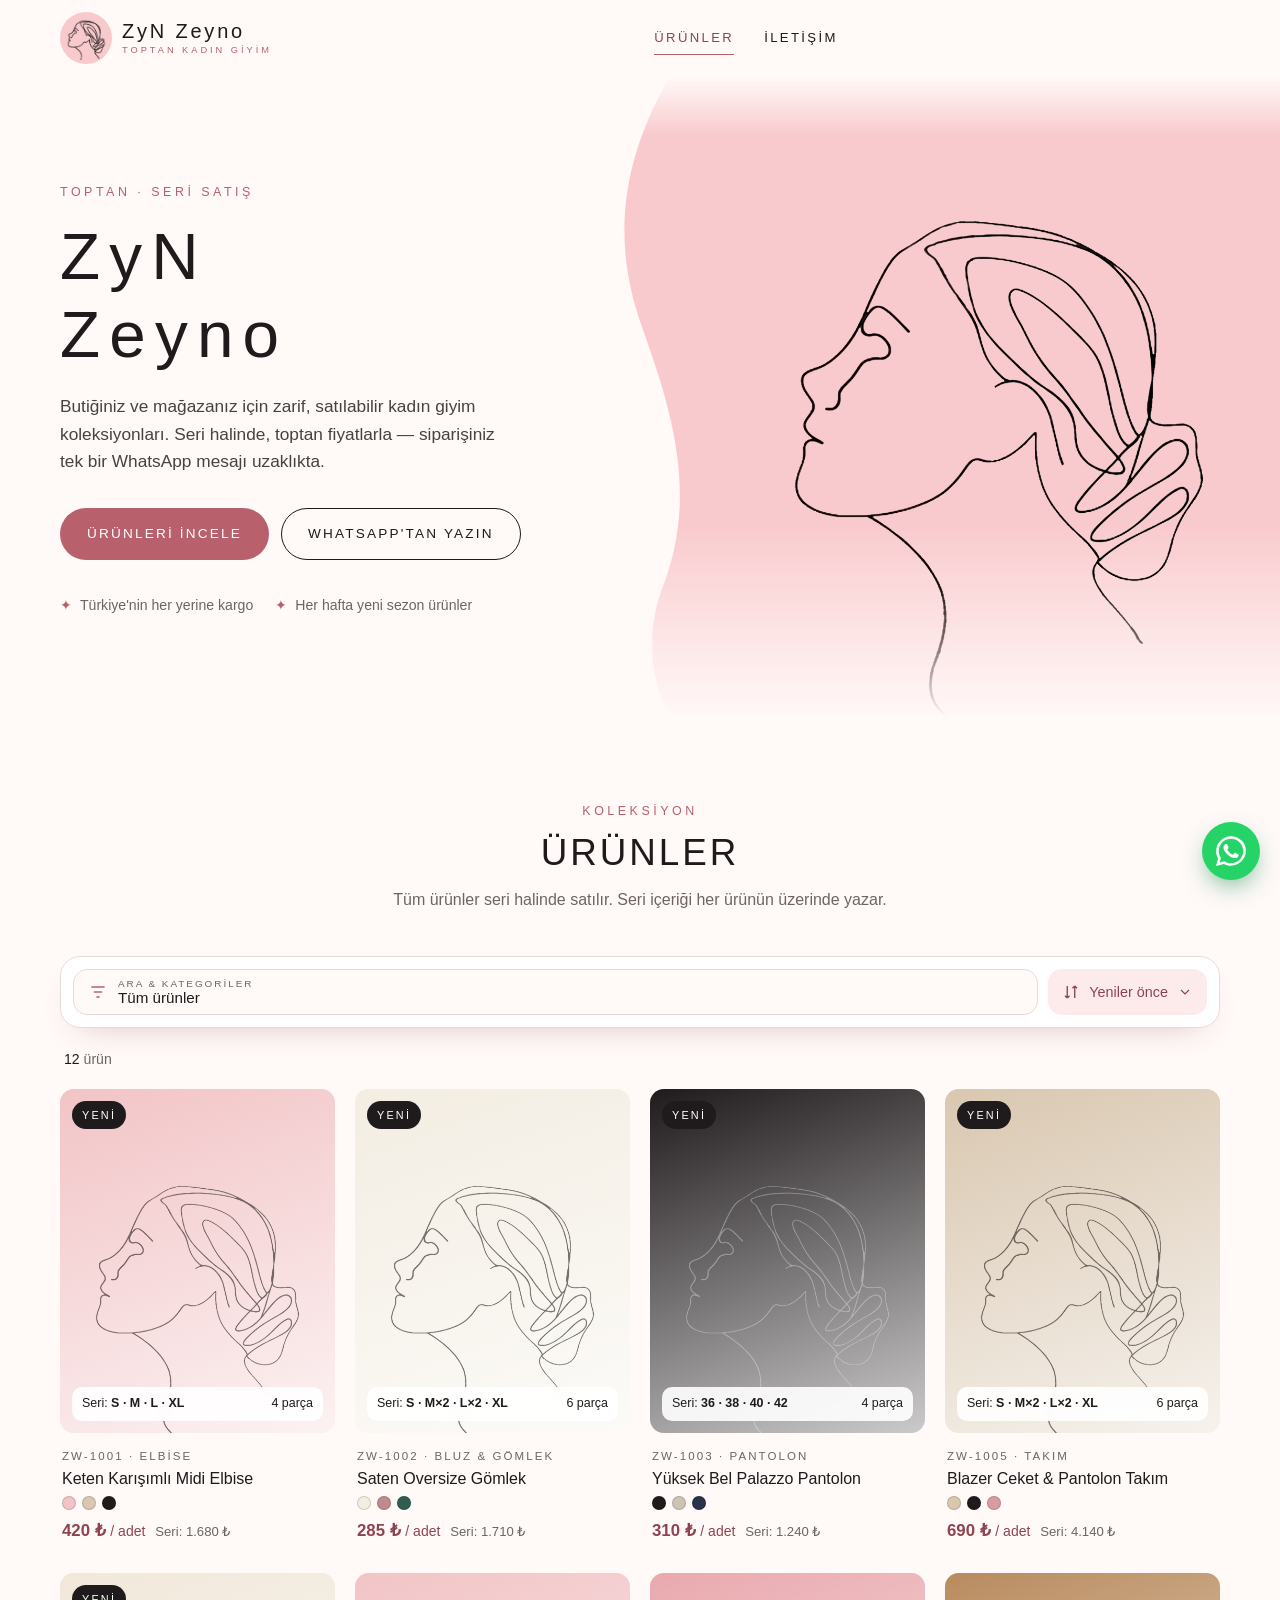
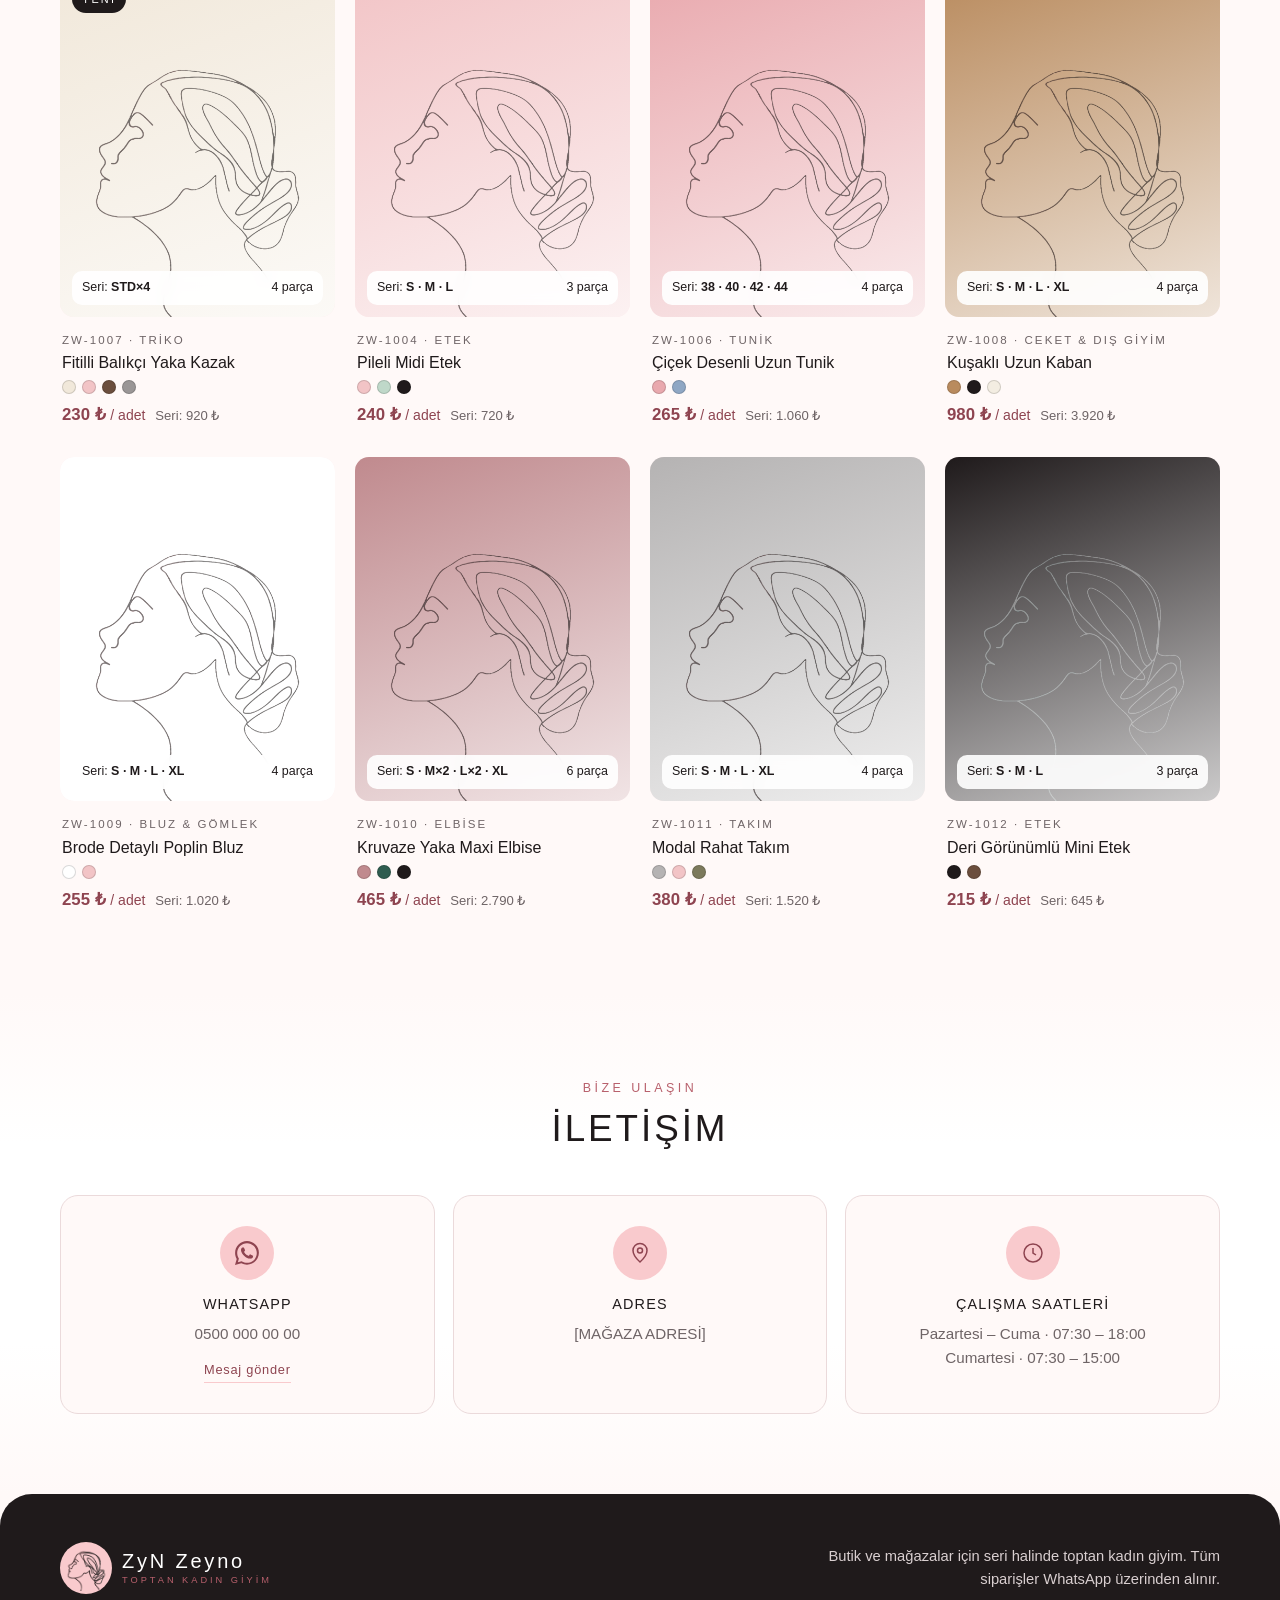
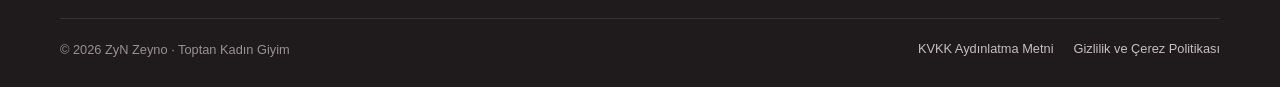
<file: index.html>
<!doctype html>
<html lang="tr">
<head>
  <meta charset="utf-8">
  <meta name="viewport" content="width=device-width, initial-scale=1">
  <meta http-equiv="Content-Security-Policy" content="default-src 'self'; script-src 'self'; style-src 'self' 'unsafe-inline' https://fonts.googleapis.com; font-src https://fonts.gstatic.com; img-src 'self' data:; connect-src 'none'; object-src 'none'; base-uri 'self'; form-action 'none'">
  <meta name="referrer" content="strict-origin-when-cross-origin">
  <title>ZyN Zeyno · Toptan Kadın Giyim</title>
  <meta name="description" content="ZyN Zeyno — butik ve mağazalara seri halinde toptan kadın giyim. Elbise, bluz, pantolon, takım ve daha fazlası. Sipariş WhatsApp üzerinden.">
  <meta name="theme-color" content="#F9CACD">
  <meta property="og:type" content="website">
  <meta property="og:locale" content="tr_TR">
  <meta property="og:site_name" content="ZyN Zeyno">
  <meta property="og:title" content="ZyN Zeyno · Toptan Kadın Giyim">
  <meta property="og:description" content="Butik ve mağazalar için seri halinde toptan kadın giyim. Elbise, bluz, pantolon, takım ve daha fazlası. Sipariş WhatsApp üzerinden.">
  <meta property="og:image" content="https://zynzeyno.com/assets/img/paylasim.png">
  <meta property="og:image:width" content="1200">
  <meta property="og:image:height" content="630">
  <meta property="og:image:alt" content="ZyN Zeyno — toptan kadın giyim">
  <meta name="twitter:card" content="summary_large_image">
  <!-- yayin:basla -->
  <link rel="canonical" href="https://zynzeyno.com/">
  <meta property="og:url" content="https://zynzeyno.com/">
  <meta name="twitter:image" content="https://zynzeyno.com/assets/img/paylasim.png">
  <!-- yayin:bitis -->
  <link rel="icon" type="image/png" sizes="32x32" href="assets/img/favicon-32.png">
  <link rel="icon" type="image/png" sizes="96x96" href="assets/img/favicon-96.png">
  <link rel="icon" type="image/png" sizes="192x192" href="assets/img/favicon-192.png">
  <link rel="apple-touch-icon" href="assets/img/ikonlar/apple-touch-icon.png">
  <link rel="manifest" href="site.webmanifest">
  <link rel="preconnect" href="https://fonts.googleapis.com">
  <link rel="preconnect" href="https://fonts.gstatic.com" crossorigin>
  <link href="https://fonts.googleapis.com/css2?family=Josefin+Sans:wght@200;300;400&family=Jost:wght@400;500;600&display=swap" rel="stylesheet">
  <link rel="stylesheet" href="assets/css/style.css?v=202610131051">
</head>
<body data-sayfa="ana">
<noscript><div class="noscript-uyari"><p class="not">Ürünleri görüntülemek için tarayıcınızda JavaScript'in açık olması gerekir. Bize doğrudan WhatsApp'tan da ulaşabilirsiniz.</p></div></noscript>

<main>
  <!-- HERO -->
  <section class="hero">
    <svg class="hero-dalga" viewBox="0 0 600 640" preserveAspectRatio="none" aria-hidden="true">
      <path fill="#F9CACD" d="M70 0C30 80 18 160 46 250s48 170 18 260c-14 42-12 90 6 130H600V0z"/>
    </svg>
    <div class="kap">
      <div class="hero-metin">
        <span class="ust-yazi">Toptan · Seri Satış</span>
        <h1>ZyN<br>Zeyno</h1>
        <p>Butiğiniz ve mağazanız için zarif, satılabilir kadın giyim koleksiyonları. Seri halinde, toptan fiyatlarla — siparişiniz tek bir WhatsApp mesajı uzaklıkta.</p>
        <div class="hero-butonlar">
          <a href="#urunler" class="btn btn-gul">Ürünleri İncele</a>
          <a href="#" class="btn btn-cizgi" id="heroWa">WhatsApp'tan Yazın</a>
        </div>
        <div class="hero-etiketler" id="heroNotlar"></div>
      </div>
      <div class="hero-gorsel">
        <img src="assets/img/hero-cizim.png" alt="ZyN Zeyno tek çizgi kadın profili logosu" width="800" height="956">
      </div>
    </div>
  </section>

  <!-- ÜRÜNLER -->
  <section class="bolum" id="urunler">
    <div class="kap">
      <div class="bolum-baslik">
        <span class="ust-yazi">Koleksiyon</span>
        <h2>Ürünler</h2>
        <p>Tüm ürünler seri halinde satılır. Seri içeriği her ürünün üzerinde yazar.</p>
      </div>
      <div class="arac">
        <div class="arac-ust">
          <!-- soldaki filtre panelini (arama + kategoriler) açar -->
          <button type="button" class="filtre-btn" id="filtreAc" aria-expanded="false" aria-controls="filtrePanel">
            <svg viewBox="0 0 24 24" fill="none" stroke="currentColor" stroke-width="1.8" aria-hidden="true"><path d="M4 6h16M7 12h10M10 18h4"/></svg>
            <span class="filtre-btn-yazi"><small>Ara &amp; Kategoriler</small><b id="filtreEtiket">Tümü</b></span>
            <span class="arama-isareti" id="aramaIsareti" hidden>arama</span>
          </button>

          <!-- soldan açılan panel -->
          <div class="arac-panel" id="filtrePanel" aria-label="Ürün arama ve kategoriler">
            <div class="panel-ust">
              <h2>Ürünleri Filtrele</h2>
              <button type="button" class="panel-kapat" id="filtreKapat" aria-label="Paneli kapat"><svg viewBox="0 0 24 24" fill="none" stroke="currentColor" stroke-width="2" aria-hidden="true"><path d="M6 6l12 12M18 6L6 18"/></svg></button>
            </div>
            <label class="ara-kutu">
              <svg viewBox="0 0 24 24" fill="none" stroke="currentColor" stroke-width="1.8" aria-hidden="true"><circle cx="11" cy="11" r="7"/><path d="M20 20l-3.5-3.5"/></svg>
              <input id="arama" type="search" placeholder="Ürün adı veya kodu ara" aria-label="Ürün ara" autocomplete="off" maxlength="60">
              <button type="button" class="temizle" id="temizle" aria-label="Aramayı temizle" hidden>×</button>
            </label>
            <span class="panel-baslik">Kategoriler</span>
            <div class="sekmeler" id="cipler" role="tablist" aria-label="Kategoriler"></div>
            <div class="panel-alt"><button type="button" class="btn btn-gul" id="filtreGoster">Ürünleri Göster</button></div>
          </div>
          <div class="filtre-perde" id="filtrePerde"></div>
          <div class="sirala" id="sirala">
            <button type="button" class="sirala-btn" id="siralaBtn" aria-haspopup="listbox" aria-expanded="false" aria-controls="siralaMenu">
              <svg viewBox="0 0 24 24" fill="none" stroke="currentColor" stroke-width="1.8" aria-hidden="true"><path d="M7 4v16M7 20l-3-3M7 20l3-3M17 20V4M17 4l-3 3M17 4l3 3"/></svg>
              <span class="sirala-yazi" id="siralaYazi">Yeniler önce</span>
              <svg class="ok" viewBox="0 0 24 24" fill="none" stroke="currentColor" stroke-width="1.8" aria-hidden="true"><path d="M6 9l6 6 6-6"/></svg>
            </button>
            <ul class="sirala-menu" id="siralaMenu" role="listbox" aria-label="Sırala" tabindex="-1">
              <li class="sirala-baslik" role="presentation">Sırala</li>
              <li role="option" data-v="yeni">Yeniler önce</li>
              <li role="option" data-v="artan" data-fiyat>Fiyat: düşükten yükseğe</li>
              <li role="option" data-v="azalan" data-fiyat>Fiyat: yüksekten düşüğe</li>
              <li role="option" data-v="ad">İsme göre (A–Z)</li>
            </ul>
          </div>
        </div>
      </div>
      <div class="sonuc-yazi" id="sonuc" aria-live="polite"></div>
      <div class="urun-izgara" id="liste"></div>
    </div>
  </section>

  <!-- İLETİŞİM -->
  <section class="bolum iletisim-bolum" id="iletisim">
    <div class="kap">
      <div class="bolum-baslik">
        <span class="ust-yazi">Bize Ulaşın</span>
        <h2>İletişim</h2>
      </div>
      <div class="iletisim-izgara" id="iletisimKartlar"></div>
    </div>
  </section>
</main>

<script src="assets/js/config.js?v=202610131051"></script>
<script src="assets/js/data.js?v=202610131051"></script>
<script src="assets/js/app.js?v=202610131051"></script>
<script src="assets/js/ana.js?v=202610131051"></script>
</body>
</html>
</file>
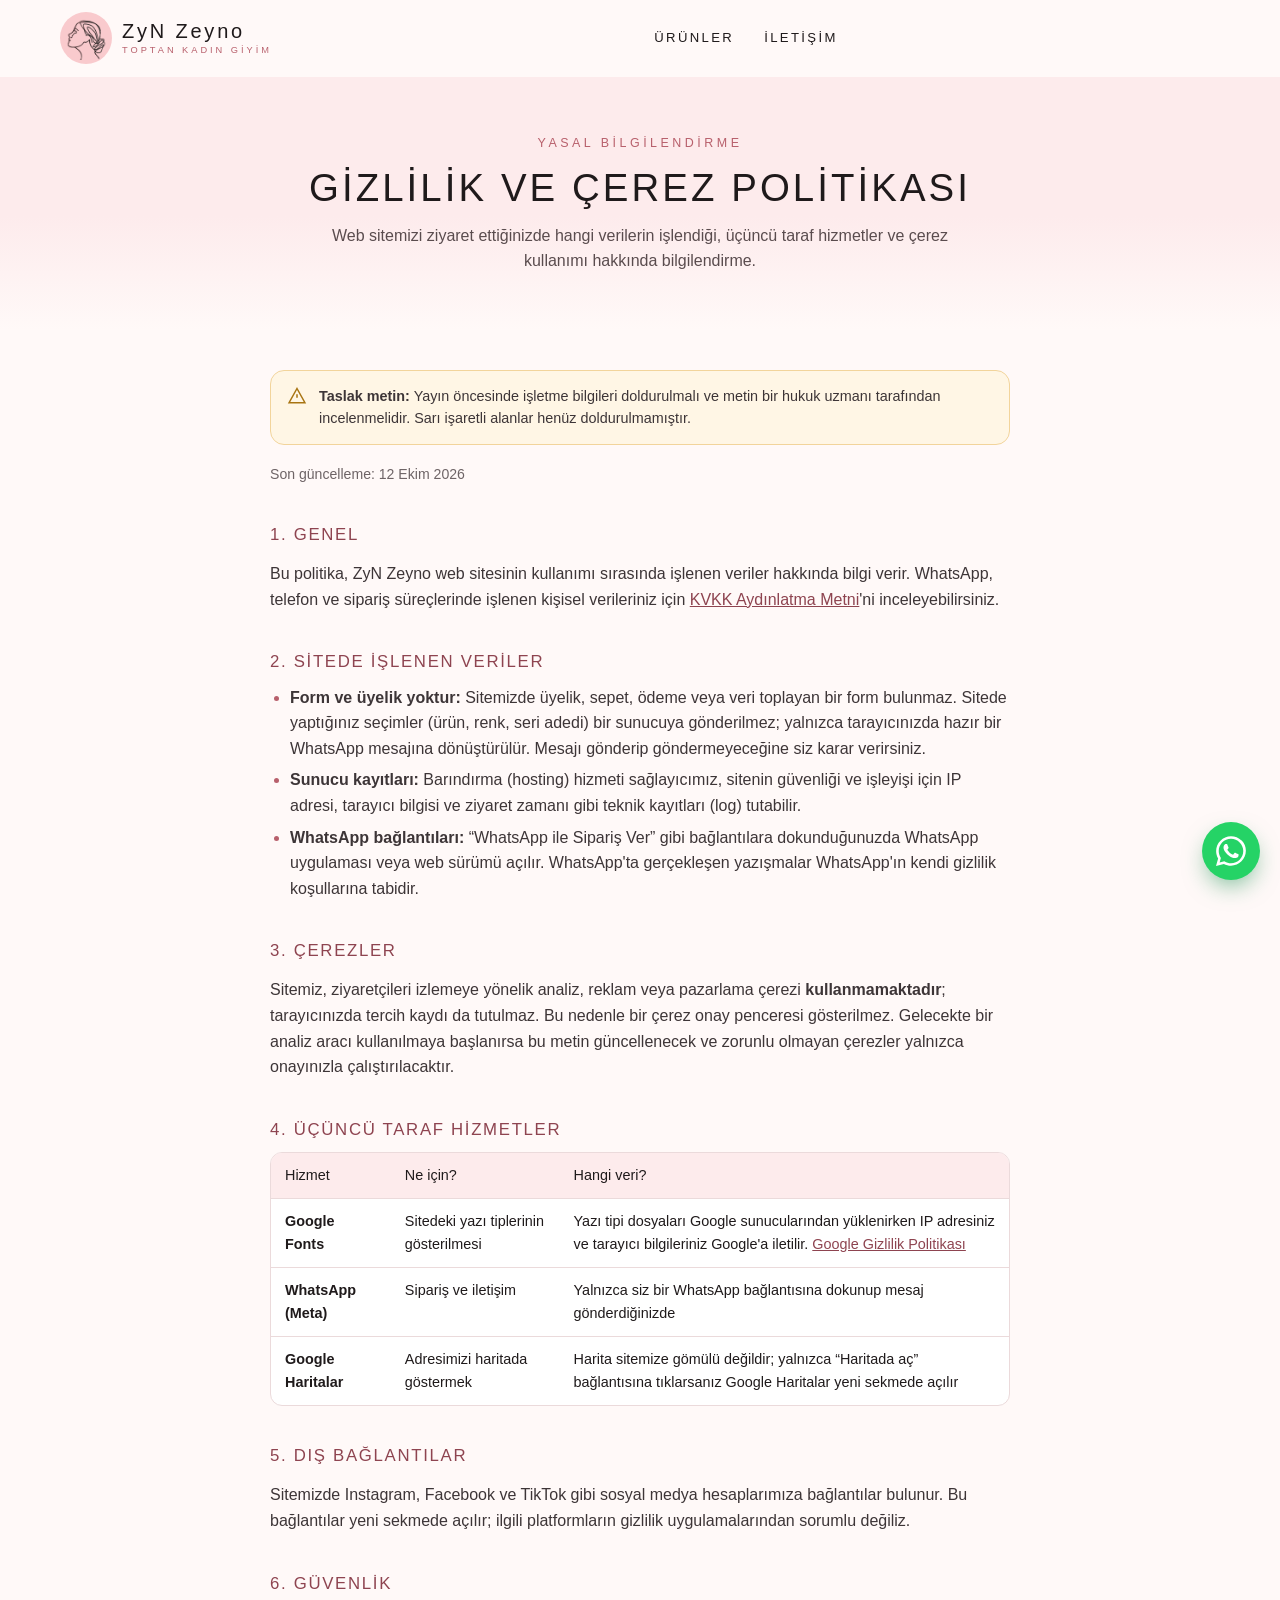
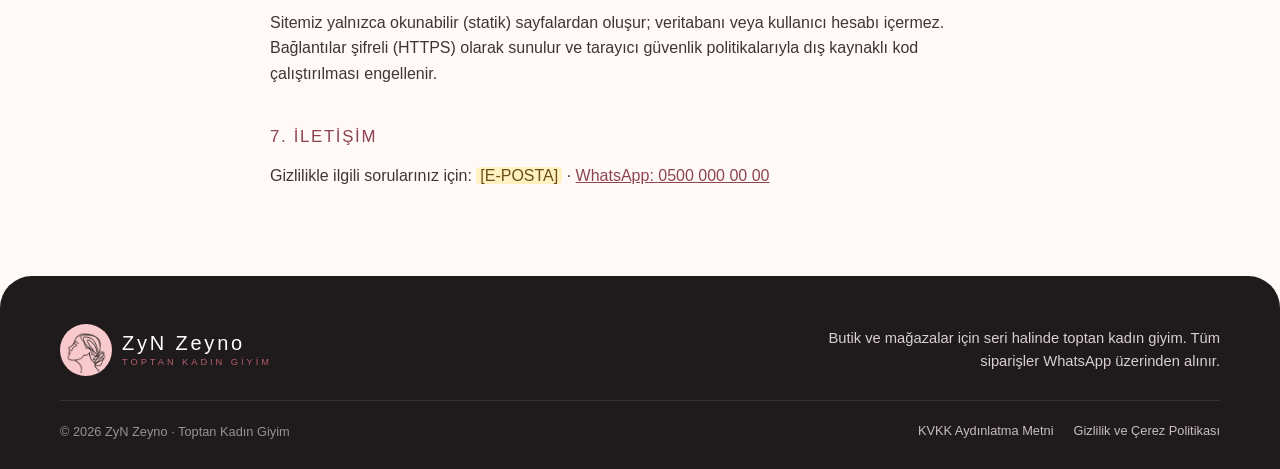
<file: gizlilik-ve-cerez-politikasi.html>
<!doctype html>
<html lang="tr">
<head>
  <meta charset="utf-8">
  <meta name="viewport" content="width=device-width, initial-scale=1">
  <meta http-equiv="Content-Security-Policy" content="default-src 'self'; script-src 'self'; style-src 'self' 'unsafe-inline' https://fonts.googleapis.com; font-src https://fonts.gstatic.com; img-src 'self' data:; connect-src 'none'; object-src 'none'; base-uri 'self'; form-action 'none'">
  <meta name="referrer" content="strict-origin-when-cross-origin">
  <title>Gizlilik ve Çerez Politikası · ZyN Zeyno</title>
  <meta name="description" content="ZyN Zeyno web sitesinde işlenen veriler, WhatsApp bağlantıları, üçüncü taraf hizmetler ve çerez kullanımı hakkında bilgilendirme.">
  <meta name="theme-color" content="#F9CACD">
  <!-- yayin:basla -->
  <link rel="canonical" href="https://zynzeyno.com/gizlilik-ve-cerez-politikasi">
  <meta property="og:url" content="https://zynzeyno.com/gizlilik-ve-cerez-politikasi">
  <meta name="twitter:image" content="https://zynzeyno.com/assets/img/paylasim.png">
  <!-- yayin:bitis -->
  <link rel="icon" type="image/png" sizes="32x32" href="assets/img/favicon-32.png">
  <link rel="icon" type="image/png" sizes="96x96" href="assets/img/favicon-96.png">
  <link rel="icon" type="image/png" sizes="192x192" href="assets/img/favicon-192.png">
  <link rel="apple-touch-icon" href="assets/img/ikonlar/apple-touch-icon.png">
  <link rel="manifest" href="site.webmanifest">
  <link rel="preconnect" href="https://fonts.googleapis.com">
  <link rel="preconnect" href="https://fonts.gstatic.com" crossorigin>
  <link href="https://fonts.googleapis.com/css2?family=Josefin+Sans:wght@200;300;400&family=Jost:wght@400;500;600&display=swap" rel="stylesheet">
  <link rel="stylesheet" href="assets/css/style.css?v=202610131051">
</head>
<body data-sayfa="yasal">
<noscript><div class="noscript-uyari"><p class="not">Sitenin tüm özellikleri için tarayıcınızda JavaScript'in açık olması gerekir.</p></div></noscript>

<main>
  <section class="yasal-ust">
    <div class="kap">
      <span class="ust-yazi">Yasal Bilgilendirme</span>
      <h1>Gizlilik ve Çerez Politikası</h1>
      <p>Web sitemizi ziyaret ettiğinizde hangi verilerin işlendiği, üçüncü taraf hizmetler ve çerez kullanımı hakkında bilgilendirme.</p>
    </div>
  </section>

  <article class="yasal">
    <aside class="not not-uyari" data-taslak-uyari>
      <svg viewBox="0 0 24 24" fill="none" stroke="currentColor" stroke-width="1.8" aria-hidden="true"><path d="M12 3l9.5 17h-19L12 3z"/><path d="M12 10v4M12 17.5v.01"/></svg>
      <p><strong>Taslak metin:</strong> Yayın öncesinde işletme bilgileri doldurulmalı ve metin bir hukuk uzmanı tarafından incelenmelidir. Sarı işaretli alanlar henüz doldurulmamıştır.</p>
    </aside>
    <p class="guncelleme">Son güncelleme: 12 Ekim 2026</p>

    <h2>1. Genel</h2>
    <p>Bu politika, <span data-cfg="ad"></span> web sitesinin kullanımı sırasında işlenen veriler hakkında bilgi verir. WhatsApp, telefon ve sipariş süreçlerinde işlenen kişisel verileriniz için <a href="kvkk.html">KVKK Aydınlatma Metni</a>'ni inceleyebilirsiniz.</p>

    <h2>2. Sitede işlenen veriler</h2>
    <ul>
      <li><strong>Form ve üyelik yoktur:</strong> Sitemizde üyelik, sepet, ödeme veya veri toplayan bir form bulunmaz. Sitede yaptığınız seçimler (ürün, renk, seri adedi) bir sunucuya gönderilmez; yalnızca tarayıcınızda hazır bir WhatsApp mesajına dönüştürülür. Mesajı gönderip göndermeyeceğine siz karar verirsiniz.</li>
      <li><strong>Sunucu kayıtları:</strong> Barındırma (hosting) hizmeti sağlayıcımız, sitenin güvenliği ve işleyişi için IP adresi, tarayıcı bilgisi ve ziyaret zamanı gibi teknik kayıtları (log) tutabilir.</li>
      <li><strong>WhatsApp bağlantıları:</strong> “WhatsApp ile Sipariş Ver” gibi bağlantılara dokunduğunuzda WhatsApp uygulaması veya web sürümü açılır. WhatsApp'ta gerçekleşen yazışmalar WhatsApp'ın kendi gizlilik koşullarına tabidir.</li>
    </ul>

    <h2>3. Çerezler</h2>
    <p>Sitemiz, ziyaretçileri izlemeye yönelik analiz, reklam veya pazarlama çerezi <strong>kullanmamaktadır</strong>; tarayıcınızda tercih kaydı da tutulmaz. Bu nedenle bir çerez onay penceresi gösterilmez. Gelecekte bir analiz aracı kullanılmaya başlanırsa bu metin güncellenecek ve zorunlu olmayan çerezler yalnızca onayınızla çalıştırılacaktır.</p>

    <h2>4. Üçüncü taraf hizmetler</h2>
    <div class="tablo-kap">
      <table>
        <thead><tr><th scope="col">Hizmet</th><th scope="col">Ne için?</th><th scope="col">Hangi veri?</th></tr></thead>
        <tbody>
          <tr><th scope="row">Google Fonts</th><td>Sitedeki yazı tiplerinin gösterilmesi</td><td>Yazı tipi dosyaları Google sunucularından yüklenirken IP adresiniz ve tarayıcı bilgileriniz Google'a iletilir. <a href="https://policies.google.com/privacy?hl=tr" target="_blank" rel="noopener noreferrer">Google Gizlilik Politikası</a></td></tr>
          <tr><th scope="row">WhatsApp (Meta)</th><td>Sipariş ve iletişim</td><td>Yalnızca siz bir WhatsApp bağlantısına dokunup mesaj gönderdiğinizde</td></tr>
          <tr><th scope="row">Google Haritalar</th><td>Adresimizi haritada göstermek</td><td>Harita sitemize gömülü değildir; yalnızca “Haritada aç” bağlantısına tıklarsanız Google Haritalar yeni sekmede açılır</td></tr>
        </tbody>
      </table>
    </div>

    <h2>5. Dış bağlantılar</h2>
    <p>Sitemizde Instagram, Facebook ve TikTok gibi sosyal medya hesaplarımıza bağlantılar bulunur. Bu bağlantılar yeni sekmede açılır; ilgili platformların gizlilik uygulamalarından sorumlu değiliz.</p>

    <h2>6. Güvenlik</h2>
    <p>Sitemiz yalnızca okunabilir (statik) sayfalardan oluşur; veritabanı veya kullanıcı hesabı içermez. Bağlantılar şifreli (HTTPS) olarak sunulur ve tarayıcı güvenlik politikalarıyla dış kaynaklı kod çalıştırılması engellenir.</p>

    <h2>7. İletişim</h2>
    <p>Gizlilikle ilgili sorularınız için: <span data-cfg-eposta></span> · <a href="#" data-wa-link>WhatsApp: <span data-cfg="telefonGorunen"></span></a></p>
  </article>
</main>

<script src="assets/js/config.js?v=202610131051"></script>
<script src="assets/js/data.js?v=202610131051"></script>
<script src="assets/js/app.js?v=202610131051"></script>
</body>
</html>
</file>
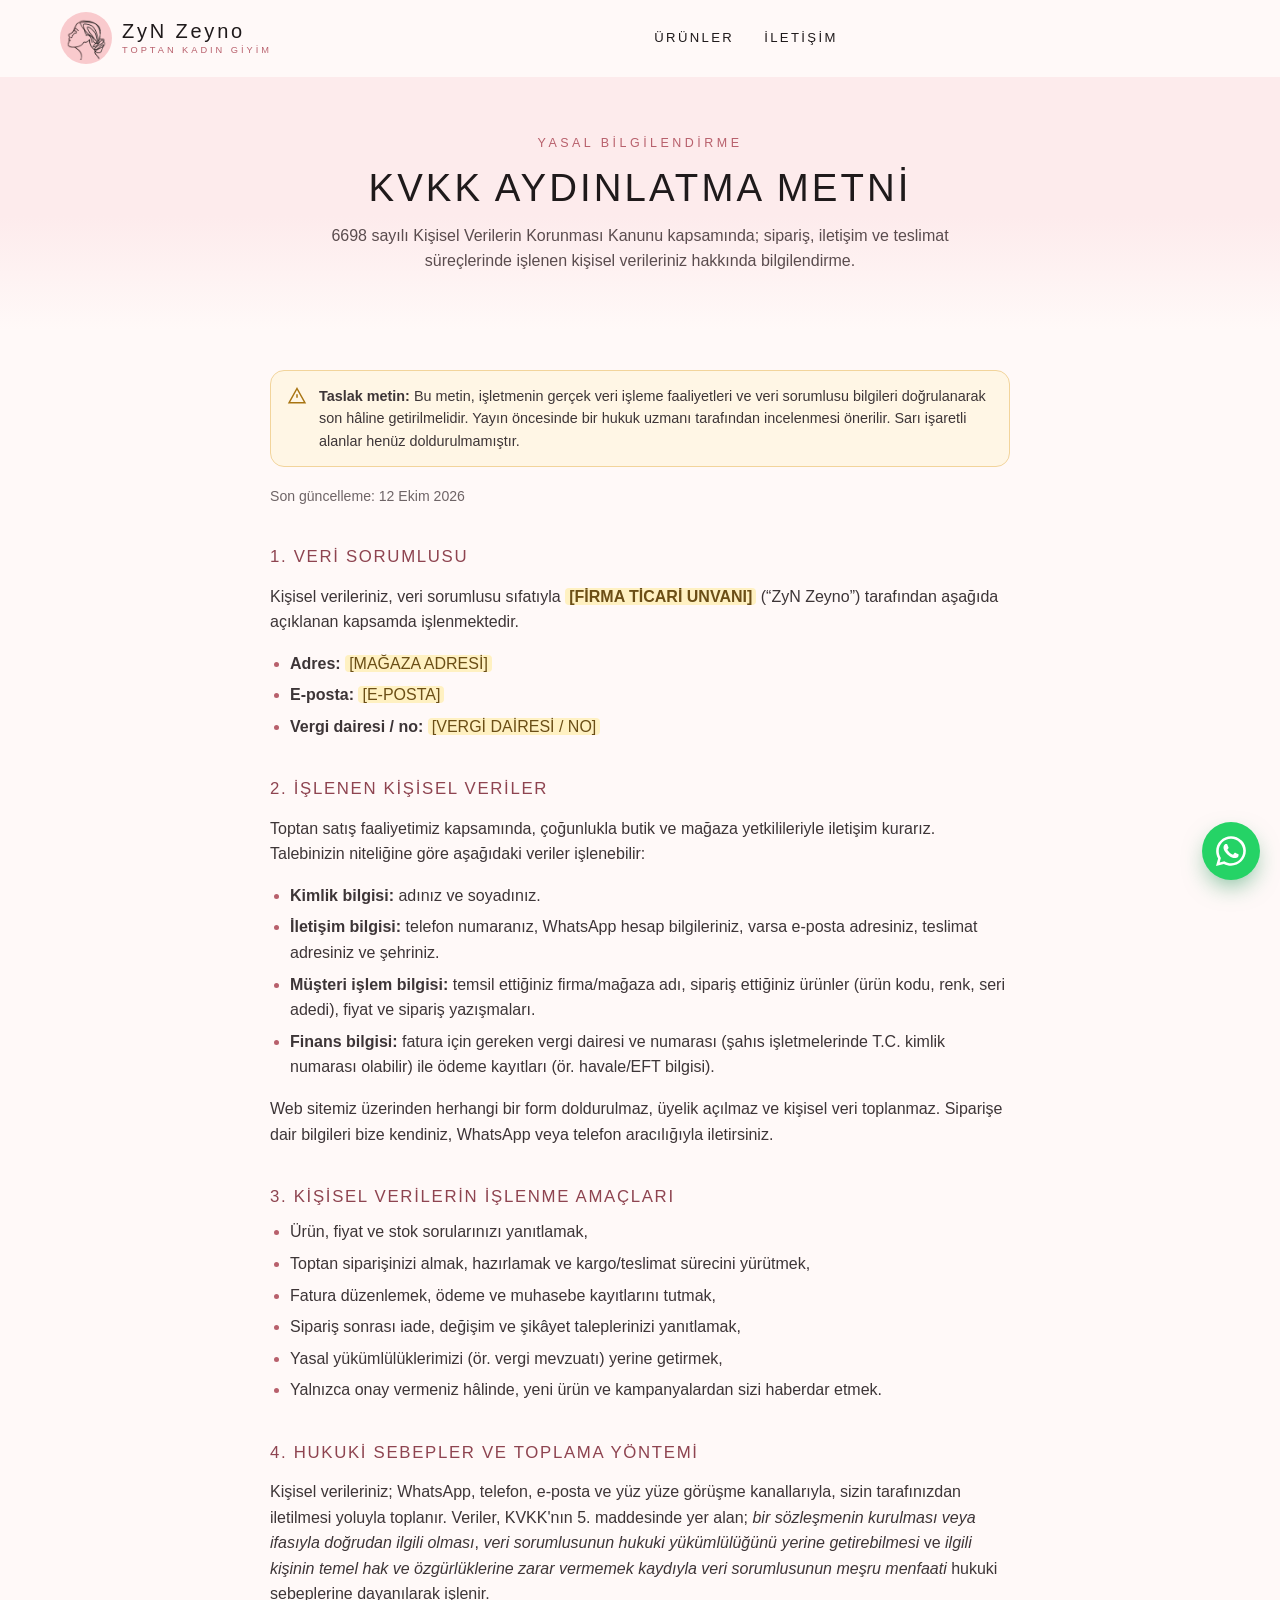
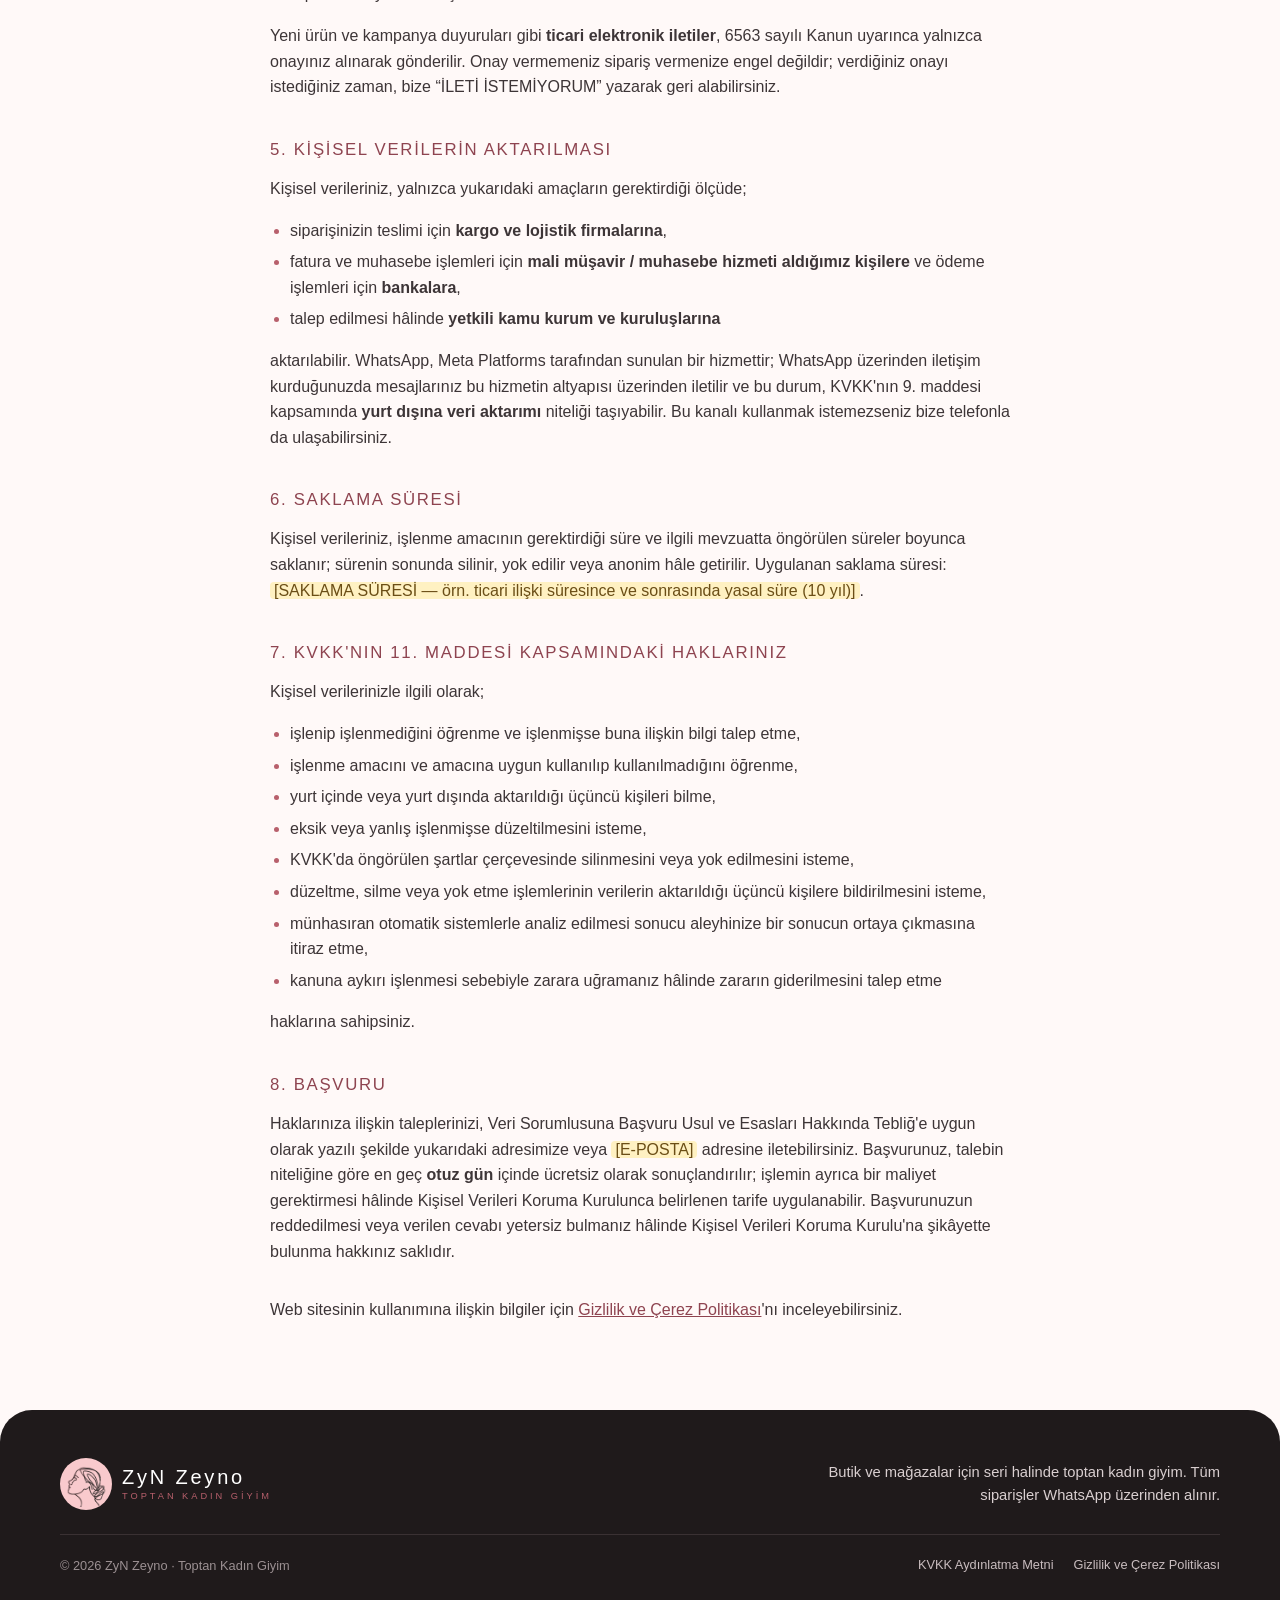
<file: kvkk.html>
<!doctype html>
<html lang="tr">
<head>
  <meta charset="utf-8">
  <meta name="viewport" content="width=device-width, initial-scale=1">
  <meta http-equiv="Content-Security-Policy" content="default-src 'self'; script-src 'self'; style-src 'self' 'unsafe-inline' https://fonts.googleapis.com; font-src https://fonts.gstatic.com; img-src 'self' data:; connect-src 'none'; object-src 'none'; base-uri 'self'; form-action 'none'">
  <meta name="referrer" content="strict-origin-when-cross-origin">
  <title>KVKK Aydınlatma Metni · ZyN Zeyno</title>
  <meta name="description" content="ZyN Zeyno toptan sipariş, WhatsApp iletişimi ve kargo süreçlerinde işlenen kişisel verileriniz ve 6698 sayılı KVKK kapsamındaki haklarınız hakkında bilgilendirme.">
  <meta name="theme-color" content="#F9CACD">
  <!-- yayin:basla -->
  <link rel="canonical" href="https://zynzeyno.com/kvkk">
  <meta property="og:url" content="https://zynzeyno.com/kvkk">
  <meta name="twitter:image" content="https://zynzeyno.com/assets/img/paylasim.png">
  <!-- yayin:bitis -->
  <link rel="icon" type="image/png" sizes="32x32" href="assets/img/favicon-32.png">
  <link rel="icon" type="image/png" sizes="96x96" href="assets/img/favicon-96.png">
  <link rel="icon" type="image/png" sizes="192x192" href="assets/img/favicon-192.png">
  <link rel="apple-touch-icon" href="assets/img/ikonlar/apple-touch-icon.png">
  <link rel="manifest" href="site.webmanifest">
  <link rel="preconnect" href="https://fonts.googleapis.com">
  <link rel="preconnect" href="https://fonts.gstatic.com" crossorigin>
  <link href="https://fonts.googleapis.com/css2?family=Josefin+Sans:wght@200;300;400&family=Jost:wght@400;500;600&display=swap" rel="stylesheet">
  <link rel="stylesheet" href="assets/css/style.css?v=202610131051">
</head>
<body data-sayfa="yasal">
<noscript><div class="noscript-uyari"><p class="not">Sitenin tüm özellikleri için tarayıcınızda JavaScript'in açık olması gerekir.</p></div></noscript>

<main>
  <section class="yasal-ust">
    <div class="kap">
      <span class="ust-yazi">Yasal Bilgilendirme</span>
      <h1>KVKK Aydınlatma Metni</h1>
      <p>6698 sayılı Kişisel Verilerin Korunması Kanunu kapsamında; sipariş, iletişim ve teslimat süreçlerinde işlenen kişisel verileriniz hakkında bilgilendirme.</p>
    </div>
  </section>

  <article class="yasal">
    <aside class="not not-uyari" data-taslak-uyari>
      <svg viewBox="0 0 24 24" fill="none" stroke="currentColor" stroke-width="1.8" aria-hidden="true"><path d="M12 3l9.5 17h-19L12 3z"/><path d="M12 10v4M12 17.5v.01"/></svg>
      <p><strong>Taslak metin:</strong> Bu metin, işletmenin gerçek veri işleme faaliyetleri ve veri sorumlusu bilgileri doğrulanarak son hâline getirilmelidir. Yayın öncesinde bir hukuk uzmanı tarafından incelenmesi önerilir. Sarı işaretli alanlar henüz doldurulmamıştır.</p>
    </aside>
    <p class="guncelleme">Son güncelleme: 12 Ekim 2026</p>

    <h2>1. Veri sorumlusu</h2>
    <p>Kişisel verileriniz, veri sorumlusu sıfatıyla <strong><span data-cfg="firma.unvan"></span></strong> (“<span data-cfg="ad"></span>”) tarafından aşağıda açıklanan kapsamda işlenmektedir.</p>
    <ul>
      <li><strong>Adres:</strong> <span data-cfg="adres"></span></li>
      <li><strong>E-posta:</strong> <span data-cfg-eposta></span></li>
      <li><strong>Vergi dairesi / no:</strong> <span data-cfg="firma.vergiDairesiNo"></span></li>
    </ul>

    <h2>2. İşlenen kişisel veriler</h2>
    <p>Toptan satış faaliyetimiz kapsamında, çoğunlukla butik ve mağaza yetkilileriyle iletişim kurarız. Talebinizin niteliğine göre aşağıdaki veriler işlenebilir:</p>
    <ul>
      <li><strong>Kimlik bilgisi:</strong> adınız ve soyadınız.</li>
      <li><strong>İletişim bilgisi:</strong> telefon numaranız, WhatsApp hesap bilgileriniz, varsa e-posta adresiniz, teslimat adresiniz ve şehriniz.</li>
      <li><strong>Müşteri işlem bilgisi:</strong> temsil ettiğiniz firma/mağaza adı, sipariş ettiğiniz ürünler (ürün kodu, renk, seri adedi), fiyat ve sipariş yazışmaları.</li>
      <li><strong>Finans bilgisi:</strong> fatura için gereken vergi dairesi ve numarası (şahıs işletmelerinde T.C. kimlik numarası olabilir) ile ödeme kayıtları (ör. havale/EFT bilgisi).</li>
    </ul>
    <p>Web sitemiz üzerinden herhangi bir form doldurulmaz, üyelik açılmaz ve kişisel veri toplanmaz. Siparişe dair bilgileri bize kendiniz, WhatsApp veya telefon aracılığıyla iletirsiniz.</p>

    <h2>3. Kişisel verilerin işlenme amaçları</h2>
    <ul>
      <li>Ürün, fiyat ve stok sorularınızı yanıtlamak,</li>
      <li>Toptan siparişinizi almak, hazırlamak ve kargo/teslimat sürecini yürütmek,</li>
      <li>Fatura düzenlemek, ödeme ve muhasebe kayıtlarını tutmak,</li>
      <li>Sipariş sonrası iade, değişim ve şikâyet taleplerinizi yanıtlamak,</li>
      <li>Yasal yükümlülüklerimizi (ör. vergi mevzuatı) yerine getirmek,</li>
      <li>Yalnızca onay vermeniz hâlinde, yeni ürün ve kampanyalardan sizi haberdar etmek.</li>
    </ul>

    <h2>4. Hukuki sebepler ve toplama yöntemi</h2>
    <p>Kişisel verileriniz; WhatsApp, telefon, e-posta ve yüz yüze görüşme kanallarıyla, sizin tarafınızdan iletilmesi yoluyla toplanır. Veriler, KVKK'nın 5. maddesinde yer alan; <em>bir sözleşmenin kurulması veya ifasıyla doğrudan ilgili olması</em>, <em>veri sorumlusunun hukuki yükümlülüğünü yerine getirebilmesi</em> ve <em>ilgili kişinin temel hak ve özgürlüklerine zarar vermemek kaydıyla veri sorumlusunun meşru menfaati</em> hukuki sebeplerine dayanılarak işlenir.</p>
    <p>Yeni ürün ve kampanya duyuruları gibi <strong>ticari elektronik iletiler</strong>, 6563 sayılı Kanun uyarınca yalnızca onayınız alınarak gönderilir. Onay vermemeniz sipariş vermenize engel değildir; verdiğiniz onayı istediğiniz zaman, bize “İLETİ İSTEMİYORUM” yazarak geri alabilirsiniz.</p>

    <h2>5. Kişisel verilerin aktarılması</h2>
    <p>Kişisel verileriniz, yalnızca yukarıdaki amaçların gerektirdiği ölçüde;</p>
    <ul>
      <li>siparişinizin teslimi için <strong>kargo ve lojistik firmalarına</strong>,</li>
      <li>fatura ve muhasebe işlemleri için <strong>mali müşavir / muhasebe hizmeti aldığımız kişilere</strong> ve ödeme işlemleri için <strong>bankalara</strong>,</li>
      <li>talep edilmesi hâlinde <strong>yetkili kamu kurum ve kuruluşlarına</strong></li>
    </ul>
    <p>aktarılabilir. WhatsApp, Meta Platforms tarafından sunulan bir hizmettir; WhatsApp üzerinden iletişim kurduğunuzda mesajlarınız bu hizmetin altyapısı üzerinden iletilir ve bu durum, KVKK'nın 9. maddesi kapsamında <strong>yurt dışına veri aktarımı</strong> niteliği taşıyabilir. Bu kanalı kullanmak istemezseniz bize telefonla da ulaşabilirsiniz.</p>

    <h2>6. Saklama süresi</h2>
    <p>Kişisel verileriniz, işlenme amacının gerektirdiği süre ve ilgili mevzuatta öngörülen süreler boyunca saklanır; sürenin sonunda silinir, yok edilir veya anonim hâle getirilir. Uygulanan saklama süresi: <span data-cfg="firma.saklamaSuresi"></span>.</p>

    <h2>7. KVKK'nın 11. maddesi kapsamındaki haklarınız</h2>
    <p>Kişisel verilerinizle ilgili olarak;</p>
    <ul>
      <li>işlenip işlenmediğini öğrenme ve işlenmişse buna ilişkin bilgi talep etme,</li>
      <li>işlenme amacını ve amacına uygun kullanılıp kullanılmadığını öğrenme,</li>
      <li>yurt içinde veya yurt dışında aktarıldığı üçüncü kişileri bilme,</li>
      <li>eksik veya yanlış işlenmişse düzeltilmesini isteme,</li>
      <li>KVKK'da öngörülen şartlar çerçevesinde silinmesini veya yok edilmesini isteme,</li>
      <li>düzeltme, silme veya yok etme işlemlerinin verilerin aktarıldığı üçüncü kişilere bildirilmesini isteme,</li>
      <li>münhasıran otomatik sistemlerle analiz edilmesi sonucu aleyhinize bir sonucun ortaya çıkmasına itiraz etme,</li>
      <li>kanuna aykırı işlenmesi sebebiyle zarara uğramanız hâlinde zararın giderilmesini talep etme</li>
    </ul>
    <p>haklarına sahipsiniz.</p>

    <h2>8. Başvuru</h2>
    <p>Haklarınıza ilişkin taleplerinizi, Veri Sorumlusuna Başvuru Usul ve Esasları Hakkında Tebliğ'e uygun olarak yazılı şekilde yukarıdaki adresimize veya <span data-cfg-eposta></span> adresine iletebilirsiniz. Başvurunuz, talebin niteliğine göre en geç <strong>otuz gün</strong> içinde ücretsiz olarak sonuçlandırılır; işlemin ayrıca bir maliyet gerektirmesi hâlinde Kişisel Verileri Koruma Kurulunca belirlenen tarife uygulanabilir. Başvurunuzun reddedilmesi veya verilen cevabı yetersiz bulmanız hâlinde Kişisel Verileri Koruma Kurulu'na şikâyette bulunma hakkınız saklıdır.</p>

    <p style="margin-top:32px">Web sitesinin kullanımına ilişkin bilgiler için <a href="gizlilik-ve-cerez-politikasi.html">Gizlilik ve Çerez Politikası</a>'nı inceleyebilirsiniz.</p>
  </article>
</main>

<script src="assets/js/config.js?v=202610131051"></script>
<script src="assets/js/data.js?v=202610131051"></script>
<script src="assets/js/app.js?v=202610131051"></script>
</body>
</html>
</file>
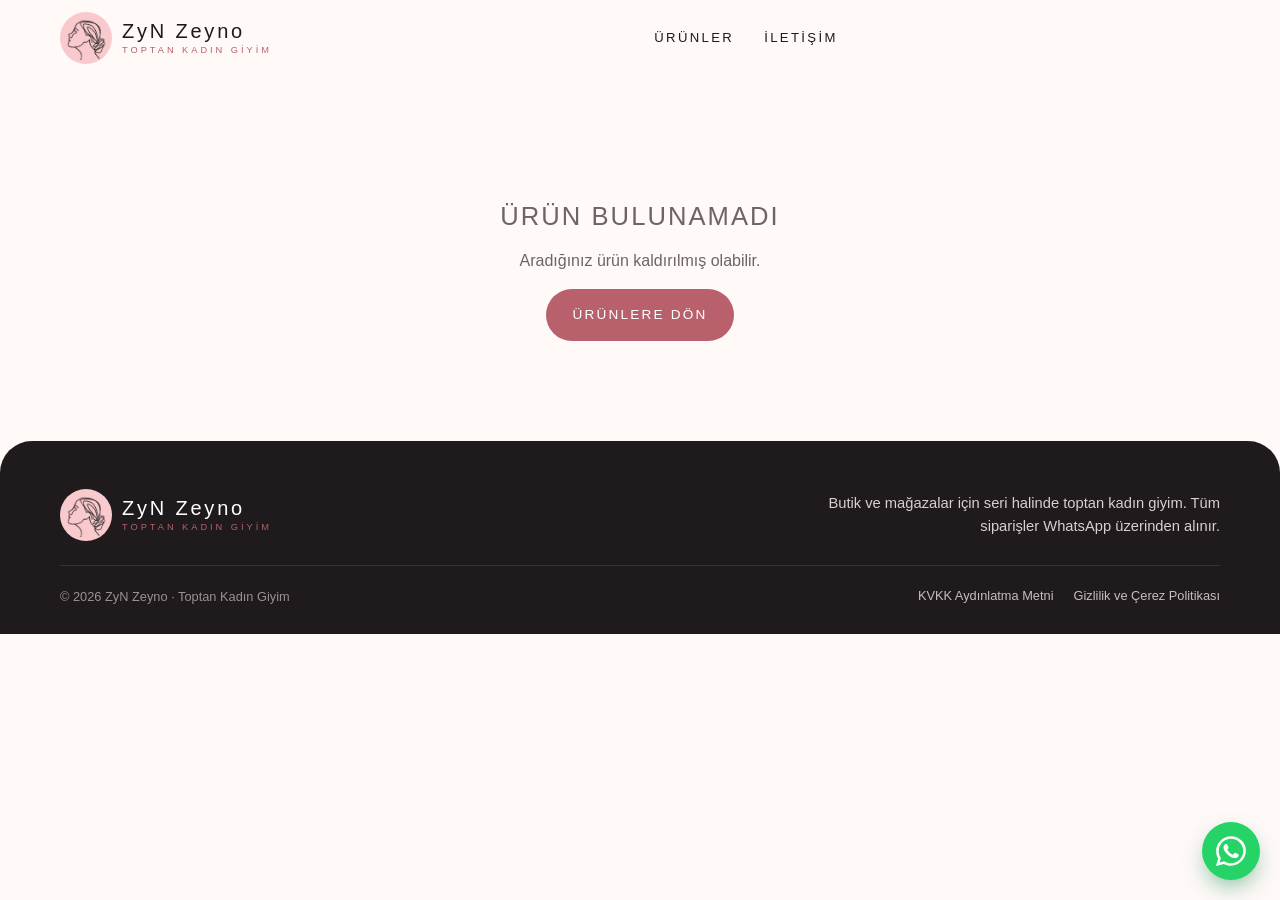
<file: urun.html>
<!doctype html>
<html lang="tr">
<head>
  <meta charset="utf-8">
  <meta name="viewport" content="width=device-width, initial-scale=1">
  <meta http-equiv="Content-Security-Policy" content="default-src 'self'; script-src 'self'; style-src 'self' 'unsafe-inline' https://fonts.googleapis.com; font-src https://fonts.gstatic.com; img-src 'self' data:; connect-src 'none'; object-src 'none'; base-uri 'self'; form-action 'none'">
  <meta name="referrer" content="strict-origin-when-cross-origin">
  <title>Ürün · ZyN Zeyno</title>
  <meta name="description" content="ZyN Zeyno toptan kadın giyim — seri halinde ürün detayı ve WhatsApp ile sipariş.">
  <meta name="robots" content="index, follow">
  <meta name="theme-color" content="#F9CACD">
  <meta property="og:type" content="product">
  <meta property="og:locale" content="tr_TR">
  <meta property="og:site_name" content="ZyN Zeyno">
  <meta property="og:title" content="ZyN Zeyno · Toptan Kadın Giyim">
  <meta property="og:description" content="Seri halinde toptan kadın giyim. Ürün detayı ve WhatsApp ile sipariş.">
  <meta property="og:image" content="https://zynzeyno.com/assets/img/paylasim.png">
  <meta property="og:image:width" content="1200">
  <meta property="og:image:height" content="630">
  <meta name="twitter:card" content="summary_large_image">
  <!-- yayin:basla -->
  <meta name="twitter:image" content="https://zynzeyno.com/assets/img/paylasim.png">
  <!-- yayin:bitis -->
  <link rel="icon" type="image/png" sizes="32x32" href="assets/img/favicon-32.png">
  <link rel="icon" type="image/png" sizes="96x96" href="assets/img/favicon-96.png">
  <link rel="icon" type="image/png" sizes="192x192" href="assets/img/favicon-192.png">
  <link rel="apple-touch-icon" href="assets/img/ikonlar/apple-touch-icon.png">
  <link rel="manifest" href="site.webmanifest">
  <link rel="preconnect" href="https://fonts.googleapis.com">
  <link rel="preconnect" href="https://fonts.gstatic.com" crossorigin>
  <link href="https://fonts.googleapis.com/css2?family=Josefin+Sans:wght@200;300;400&family=Jost:wght@400;500;600&display=swap" rel="stylesheet">
  <link rel="stylesheet" href="assets/css/style.css?v=202610131051">
</head>
<body data-sayfa="urun">
<noscript><div class="noscript-uyari"><p class="not">Ürün bilgilerini görüntülemek için tarayıcınızda JavaScript'in açık olması gerekir.</p></div></noscript>

<main class="kap">
  <p class="yol" id="yol"></p>
  <div id="icerik"></div>
  <section id="benzerBolum" style="padding-bottom:40px" hidden>
    <div class="bolum-baslik"><span class="ust-yazi">Aynı Kategoriden</span><h2>Bunlar da İlginizi Çekebilir</h2></div>
    <div class="urun-izgara" id="benzer"></div>
  </section>
</main>

<script src="assets/js/config.js?v=202610131051"></script>
<script src="assets/js/data.js?v=202610131051"></script>
<script src="assets/js/app.js?v=202610131051"></script>
<script src="assets/js/urun.js?v=202610131051"></script>
</body>
</html>
</file>
<file: assets/css/style.css>
/* ZyN Zeyno — Toptan Kadın Giyim */
:root {
  --pudra: #F9CACD;
  --pudra-acik: #FDEBEC;
  --krem: #FFF9F8;
  --gul: #B8606C;
  --gul-koyu: #8E4450;
  --murekkep: #1F1A1B;
  --gri: #6E6466;
  --cizgi: #EBDADB;
  --beyaz: #FFFFFF;
  --wa: #25D366;
  --wa-koyu: #128C4B;

  --font-baslik: "Josefin Sans", "Segoe UI", sans-serif;
  --font-govde: "Jost", "Segoe UI", sans-serif;
  --radius: 14px;
  --golge: 0 10px 30px -12px rgba(142, 68, 80, .25);
  --max: 1200px;
}

*, *::before, *::after { box-sizing: border-box; }
html { scroll-behavior: smooth; }
body {
  margin: 0;
  font-family: var(--font-govde);
  font-size: 16px;
  line-height: 1.6;
  color: var(--murekkep);
  background: var(--krem);
  -webkit-font-smoothing: antialiased;
}
img { max-width: 100%; height: auto; display: block; }
a { color: inherit; text-decoration: none; }
button { font: inherit; cursor: pointer; }
:focus-visible { outline: 2px solid var(--gul); outline-offset: 3px; }

h1, h2, h3, .baslik {
  font-family: var(--font-baslik);
  font-weight: 300;
  letter-spacing: .08em;
  text-transform: uppercase;
  line-height: 1.2;
  margin: 0;
}
.kap { width: 100%; max-width: var(--max); margin: 0 auto; padding: 0 20px; }
.ust-yazi {
  font-family: var(--font-baslik);
  font-size: .78rem;
  letter-spacing: .28em;
  text-transform: uppercase;
  color: var(--gul);
}
.bolum { padding: 80px 0; }
[id] { scroll-margin-top: 84px; }
.bolum-baslik { text-align: center; margin-bottom: 44px; }
.bolum-baslik h2 { font-size: clamp(1.6rem, 3.4vw, 2.3rem); margin-top: 8px; }
.bolum-baslik p { color: var(--gri); margin: 12px auto 0; max-width: 560px; }

/* ---------- Butonlar ---------- */
.btn {
  display: inline-flex; align-items: center; justify-content: center; gap: 10px;
  padding: 14px 26px;
  border-radius: 999px;
  border: 1px solid transparent;
  font-family: var(--font-baslik);
  font-size: .85rem;
  letter-spacing: .16em;
  text-transform: uppercase;
  transition: background .2s, color .2s, transform .2s, border-color .2s;
}
.btn:active { transform: translateY(1px); }
.btn-gul { background: var(--gul); color: #fff; }
.btn-gul:hover { background: var(--gul-koyu); }
.btn-cizgi { border-color: var(--murekkep); color: var(--murekkep); background: transparent; }
.btn-cizgi:hover { background: var(--murekkep); color: #fff; }
.btn-wa { background: var(--wa-koyu); color: #fff; }
.btn-wa:hover { background: #0e7a40; }
.btn-blok { width: 100%; }
.btn svg { width: 18px; height: 18px; flex: none; }

/* ---------- Header ---------- */
.header {
  position: sticky; top: 0; z-index: 50;
  background: rgba(255, 249, 248, .92);
  backdrop-filter: blur(10px);
  border-bottom: 1px solid transparent;          /* sayfa başında çizgi yok, hero'ya yumuşak geçer */
  transition: border-color .3s, box-shadow .3s;
}
.header.kaydirildi { border-bottom-color: var(--cizgi); box-shadow: 0 8px 24px -18px rgba(142, 68, 80, .35); }
.header .kap { display: flex; align-items: center; justify-content: space-between; height: 76px; gap: 16px; }
.marka { display: flex; align-items: center; gap: 10px; }
.marka-logo {
  width: 52px; height: 52px; border-radius: 50%;
  background: var(--pudra) url("../img/logo-ikon.png") 55% 65% / 78% no-repeat;
  flex: none;
}
.marka-ad { font-family: var(--font-baslik); font-weight: 300; font-size: 1.25rem; letter-spacing: .14em; line-height: 1; }
.marka-ad small { display: block; text-transform: uppercase; font-size: .58rem; letter-spacing: .32em; color: var(--gul); margin-top: 5px; }
.nav { display: flex; align-items: center; gap: 30px; }
.nav a {
  font-family: var(--font-baslik); font-size: .82rem; letter-spacing: .18em; text-transform: uppercase;
  padding: 6px 0; border-bottom: 1px solid transparent; transition: border-color .2s, color .2s;
}
.nav a:hover, .nav a.aktif { border-color: var(--gul); color: var(--gul-koyu); }
.header-aksiyon { display: flex; align-items: center; gap: 6px; }
.ikon-btn {
  position: relative; width: 44px; height: 44px; border-radius: 50%;
  display: grid; place-items: center; background: transparent; border: 0; color: var(--murekkep);
}
.ikon-btn:hover { background: var(--pudra-acik); }
.ikon-btn svg { width: 22px; height: 22px; }
.menu-btn { display: none; }

@media (max-width: 860px) {
  .menu-btn { display: grid; }
  .nav {
    position: absolute; top: 100%; left: 0; right: 0; background: var(--krem);
    flex-direction: column; align-items: stretch; gap: 0;
    border-bottom: 1px solid var(--cizgi); box-shadow: var(--golge);
    opacity: 0; visibility: hidden; transform: translateY(-8px);
    transition: opacity .25s, transform .25s, visibility .25s;
  }
  .nav.acik { opacity: 1; visibility: visible; transform: translateY(0); }
  .nav a { padding: 16px 24px; border-bottom: 1px solid var(--cizgi); }
}
@media (max-width: 480px) {
  .header .kap { height: 64px; }
  .marka { gap: 8px; min-width: 0; }
  .marka-logo { width: 42px; height: 42px; }
  .marka-ad { font-size: 1.05rem; letter-spacing: .1em; white-space: nowrap; }
  .marka-ad small { font-size: .52rem; letter-spacing: .2em; margin-top: 4px; }
  .header-aksiyon { gap: 0; }
  .ikon-btn { width: 40px; height: 40px; }
  .wa-sabit { right: 14px; bottom: 14px; width: 52px; height: 52px; }
  .wa-sabit svg { width: 26px; height: 26px; }
  .bolum { padding: 56px 0; }
}
@media (max-width: 340px) { .marka-ad small { display: none; } }

/* ---------- Hero ---------- */
.hero { position: relative; overflow: hidden; background: var(--krem); } /* sayfa zeminiyle aynı: bölüm geçişinde renk sınırı olmaz */
/* Pembe alan: hero'nun sağ yarısını kaplar, sol kenarı dalgalı.
   Üstte header'a, altta ürünler bölümüne sert çizgi olmadan yumuşakça karışır. */
.hero-dalga { position: absolute; top: 0; right: 0; bottom: 0; width: 54%; height: 100%; }
@media (min-width: 861px) {
  .hero-dalga, .hero-gorsel img {
    -webkit-mask-image: linear-gradient(to bottom, transparent 0, #000 9%, #000 70%, transparent 100%);
            mask-image: linear-gradient(to bottom, transparent 0, #000 9%, #000 70%, transparent 100%);
  }
  .hero-gorsel img {
    -webkit-mask-image: linear-gradient(to bottom, #000 0, #000 72%, transparent 100%);
            mask-image: linear-gradient(to bottom, #000 0, #000 72%, transparent 100%);
  }
}
.hero .kap {
  position: relative; display: grid; grid-template-columns: 1.05fr .95fr; align-items: center;
  min-height: min(640px, 86vh); gap: 20px;
}
.hero-metin { padding: 60px 0; max-width: 520px; }
.hero h1 { font-size: clamp(2.3rem, 5.6vw, 4.1rem); letter-spacing: .14em; margin: 14px 0 18px; text-transform: none; }
.hero p { font-size: 1.08rem; color: #4a4042; margin: 0 0 32px; max-width: 440px; }
.hero-butonlar { display: flex; flex-wrap: wrap; gap: 12px; }
.hero-gorsel { position: relative; align-self: end; justify-self: end; width: min(420px, 100%); padding-top: 48px; margin-right: 2%; }
.hero-gorsel img { position: relative; width: 100%; }
.hero-etiketler { display: flex; flex-wrap: wrap; gap: 8px 22px; margin-top: 34px; font-size: .88rem; color: var(--gri); }
.hero-etiketler span::before { content: "✦"; color: var(--gul); margin-right: 8px; }

/* Tablet & telefon: çizim üstte pembe bir yuvarlak içinde, yazılar altta beyaz zeminde */
@media (max-width: 860px) {
  .hero-dalga { display: none; }
  .hero .kap { grid-template-columns: 1fr; text-align: center; min-height: 0; gap: 0; }
  .hero-gorsel {
    order: -1; align-self: center; justify-self: center; width: min(300px, 74vw); aspect-ratio: 1; padding: 0; margin: 28px 0 0;
    border-radius: 50%; background: var(--pudra); overflow: hidden;
  }
  .hero-gorsel img { position: absolute; left: 12%; bottom: -4%; width: 78%; }
  .hero-metin { margin: 0 auto; padding: 22px 0 48px; }
  .hero h1 { margin: 10px 0 14px; }
  .hero p { margin: 0 auto 26px; font-size: 1rem; }
  .hero-butonlar, .hero-etiketler { justify-content: center; }
  .hero-etiketler { margin-top: 24px; }
}
@media (max-width: 420px) {
  .hero h1 { font-size: 2.2rem; letter-spacing: .1em; }
  .hero-butonlar .btn { width: 100%; }
}

/* ---------- Ürün kartı ---------- */
.urun-izgara { display: grid; grid-template-columns: repeat(auto-fill, minmax(240px, 1fr)); gap: 28px 20px; }
.urun-kart { display: flex; flex-direction: column; }
.urun-gorsel {
  position: relative; aspect-ratio: 4 / 5; border-radius: var(--radius); overflow: hidden;
  background: var(--pudra-acik);
}
.urun-gorsel img { width: 100%; height: 100%; object-fit: cover; transition: transform .6s; }
.urun-kart:hover .urun-gorsel img, .urun-kart:hover .gorselsiz-cizim { transform: scale(1.04); }
/* gerçek ürün fotoğrafı, alttaki renkli yedek zeminin üstünde durur */
.urun-foto { position: relative; z-index: 1; }
.gorselsiz {
  position: absolute; inset: 0; display: grid; place-items: center;
  background: linear-gradient(160deg, var(--renk, var(--pudra)) 0%, #fff 130%);
}
.gorselsiz-cizim {
  position: absolute; inset: 16% 12% 0 12%;
  background: url("../img/hero-cizim.png") center bottom / contain no-repeat; opacity: .55;
  transition: transform .6s;
}
.gorselsiz.koyu .gorselsiz-cizim { filter: invert(1); opacity: .35; }
.etiket {
  position: absolute; top: 12px; left: 12px; z-index: 2;
  background: var(--murekkep); color: #fff; font-family: var(--font-baslik);
  font-size: .68rem; letter-spacing: .2em; padding: 6px 10px 5px; border-radius: 999px; text-transform: uppercase;
}
.seri-rozet {
  position: absolute; bottom: 12px; left: 12px; right: 12px; z-index: 2;
  background: rgba(255, 255, 255, .9); backdrop-filter: blur(6px);
  border-radius: 10px; padding: 7px 10px; font-size: .78rem; display: flex; justify-content: space-between; gap: 8px;
}
.seri-rozet b { font-weight: 600; }
.urun-bilgi { padding: 14px 2px 0; }
.urun-kod { font-size: .72rem; letter-spacing: .18em; color: var(--gri); text-transform: uppercase; }
.urun-ad { font-family: var(--font-govde); font-weight: 500; font-size: 1rem; text-transform: none; letter-spacing: 0; margin: 4px 0 6px; }
.renk-noktalar { display: flex; gap: 6px; margin: 8px 0; }
.renk-nokta { width: 14px; height: 14px; border-radius: 50%; border: 1px solid rgba(0, 0, 0, .15); }
.fiyat-satir { display: flex; align-items: baseline; gap: 10px; flex-wrap: wrap; }
.fiyat { font-weight: 600; font-size: 1.05rem; color: var(--gul-koyu); }
.fiyat-alt { font-size: .82rem; color: var(--gri); }

/* Telefonda 2 sütun, sıkı kartlar */
@media (max-width: 600px) {
  .urun-izgara { grid-template-columns: repeat(2, minmax(0, 1fr)); gap: 22px 12px; }
  .urun-gorsel { border-radius: 10px; }
  .etiket { top: 8px; left: 8px; font-size: .6rem; padding: 5px 8px 4px; }
  .seri-rozet { left: 6px; right: 6px; bottom: 6px; padding: 5px 7px; font-size: .68rem; flex-direction: column; gap: 0; border-radius: 8px; line-height: 1.35; }
  .seri-rozet > span:first-child { white-space: nowrap; overflow: hidden; text-overflow: ellipsis; }
  .urun-bilgi { padding-top: 10px; }
  .urun-kod { font-size: .64rem; letter-spacing: .1em; white-space: nowrap; overflow: hidden; text-overflow: ellipsis; }
  .urun-ad { font-size: .9rem; line-height: 1.35; }
  .renk-noktalar { margin: 6px 0; }
  .renk-nokta { width: 12px; height: 12px; }
  .fiyat-satir { flex-direction: column; gap: 0; }
  .fiyat { font-size: .95rem; }
  .fiyat-alt { font-size: .76rem; }
}

/* ---------- İletişim ---------- */
/* üstten alta krem → beyaz → krem: bölüm sınırında çizgi oluşmaz */
.iletisim-bolum { background: linear-gradient(to bottom, var(--krem) 0, var(--beyaz) 30%, var(--beyaz) 70%, var(--krem) 100%); }
/* Kartlar asla 3+1 gibi bölünmez: geniş ekranda hepsi tek satırda yan yana, dar ekranda hepsi alt alta */
.iletisim-izgara { display: flex; gap: 18px; align-items: stretch; }
.iletisim-kart {
  flex: 1 1 0; min-width: 0;
  display: flex; flex-direction: column; align-items: center; text-align: center;
  background: var(--krem); border: 1px solid var(--cizgi); border-radius: 18px; padding: 30px 22px;
  transition: transform .25s, box-shadow .25s, border-color .25s;
}
a.iletisim-kart:hover { transform: translateY(-3px); box-shadow: var(--golge); border-color: var(--pudra); }
.iletisim-kart .ikon {
  width: 54px; height: 54px; border-radius: 50%; background: var(--pudra); color: var(--gul-koyu);
  display: grid; place-items: center; margin-bottom: 16px;
}
.iletisim-kart .ikon svg { width: 24px; height: 24px; }
.iletisim-kart h3 { font-size: .9rem; margin-bottom: 8px; }
.iletisim-kart p { margin: 0; color: var(--gri); font-size: .95rem; }
.kart-link {
  margin-top: 14px; font-size: .8rem; font-weight: 500; letter-spacing: .06em; color: var(--gul-koyu);
  border-bottom: 1px solid var(--pudra); padding-bottom: 2px;
}
.sosyal { display: flex; gap: 10px; margin-top: 14px; }
.sosyal a {
  width: 44px; height: 44px; border-radius: 50%; display: grid; place-items: center;
  background: var(--beyaz); border: 1px solid var(--cizgi); transition: transform .2s, box-shadow .2s, border-color .2s;
}
.sosyal a:hover { transform: translateY(-2px); border-color: var(--pudra); box-shadow: 0 10px 20px -12px rgba(31, 26, 27, .45); }
.sosyal svg { width: 24px; height: 24px; }
@media (max-width: 960px) {
  .iletisim-izgara { flex-direction: column; gap: 12px; max-width: 620px; margin: 0 auto; }
  .sosyal { margin-top: 8px; }
  /* alt alta düzende kartlar yatay: solda ikon, sağda yazılar */
  .iletisim-kart {
    display: grid; grid-template-columns: 46px 1fr; align-items: center; column-gap: 14px;
    text-align: left; padding: 16px 18px; border-radius: 14px;
  }
  .iletisim-kart .ikon { grid-row: 1 / span 3; margin: 0; width: 46px; height: 46px; }
  .iletisim-kart h3 { margin: 0 0 2px; }
  .kart-link { margin-top: 6px; justify-self: start; }
}

/* ---------- Footer ---------- */
.footer { background: var(--murekkep); color: #d9cfd0; padding: 48px 0 26px; border-radius: 32px 32px 0 0; } /* yuvarlak üst köşeler: sert geçiş yok */
.footer .kap { display: grid; grid-template-columns: auto 1fr; align-items: center; gap: 24px 40px; }
.footer .kap > p { margin: 0; justify-self: end; max-width: 420px; text-align: right; font-size: .92rem; }
.footer .marka-ad { color: #fff; }
.footer a:hover { color: var(--pudra); }
.footer-alt { grid-column: 1 / -1; justify-self: stretch; border-top: 1px solid #3a3133; padding-top: 20px; font-size: .8rem; color: #9b9092; text-align: center; }
@media (max-width: 760px) { .footer .kap { grid-template-columns: 1fr; justify-items: center; text-align: center; } .footer .kap > p { justify-self: center; text-align: center; } }

/* ---------- Katalog filtreleri ---------- */
/* Beyaz araç kartı: "Ara & Kategoriler" + sıralama. Yerinde durur (ekrana yapışmaz) — ürünlere inince yer kaplamaz. */
.arac {
  position: relative; z-index: 40;
  background: var(--beyaz); border: 1px solid var(--cizgi); border-radius: 20px;
  box-shadow: 0 14px 34px -22px rgba(142, 68, 80, .45);
  margin: 0 0 20px;
}
.arac-ust { display: flex; flex-wrap: wrap; align-items: center; gap: 10px; padding: 12px; }
.ara-kutu {
  flex: 1; min-width: 0; display: flex; align-items: center; gap: 10px;
  background: var(--krem); border: 1px solid transparent; border-radius: 14px; padding: 0 8px 0 14px; height: 46px;
  transition: border-color .2s, background .2s;
}
.ara-kutu:focus-within { border-color: var(--gul); background: var(--beyaz); }
.ara-kutu svg { width: 18px; height: 18px; color: var(--gul); flex: none; }
.ara-kutu input {
  flex: 1; min-width: 0; border: 0; background: transparent; font: inherit; font-size: .95rem; color: var(--murekkep); height: 100%;
}
.ara-kutu input:focus { outline: none; }
.ara-kutu input::-webkit-search-cancel-button { display: none; }
.temizle {
  width: 30px; height: 30px; border-radius: 50%; border: 0; background: var(--pudra-acik); color: var(--gul-koyu);
  display: grid; place-items: center; font-size: 1.1rem; line-height: 1; flex: none;
}
.temizle[hidden] { display: none; }
/* Özel sıralama menüsü */
.sirala { position: relative; flex: none; }
.sirala-btn {
  display: flex; align-items: center; gap: 9px; height: 46px; padding: 0 14px;
  border: 0; border-radius: 14px; background: var(--pudra-acik); color: var(--gul-koyu);
  font-size: .9rem; font-weight: 500; white-space: nowrap; transition: background .2s;
}
.sirala-btn:hover, .sirala.acik .sirala-btn { background: var(--pudra); }
.sirala-btn svg { width: 18px; height: 18px; flex: none; }
.sirala-btn .ok { width: 16px; height: 16px; transition: transform .25s; }
.sirala.acik .sirala-btn .ok { transform: rotate(180deg); }
.sirala-menu {
  position: absolute; top: calc(100% + 8px); right: 0; z-index: 60; min-width: 236px;
  list-style: none; margin: 0; padding: 8px;
  background: var(--beyaz); border: 1px solid var(--cizgi); border-radius: 16px;
  box-shadow: 0 22px 44px -18px rgba(142, 68, 80, .45);
  opacity: 0; visibility: hidden; transform: translateY(-6px) scale(.98); transform-origin: top right;
  transition: opacity .18s, transform .18s, visibility .18s;
}
.sirala-menu:focus { outline: none; }
.sirala.acik .sirala-menu { opacity: 1; visibility: visible; transform: none; }
.sirala-baslik {
  padding: 6px 12px 8px; font-family: var(--font-baslik); font-size: .68rem; letter-spacing: .24em;
  text-transform: uppercase; color: var(--gri);
}
.sirala-menu [role="option"] {
  position: relative; display: flex; align-items: center; justify-content: space-between; gap: 12px;
  padding: 11px 12px; border-radius: 10px; font-size: .92rem; color: var(--murekkep); cursor: pointer;
  transition: background .15s, color .15s;
}
.sirala-menu [role="option"].odak { background: var(--pudra-acik); }
.sirala-menu [role="option"][aria-selected="true"] { color: var(--gul-koyu); font-weight: 500; }
.sirala-menu [role="option"][aria-selected="true"]::after {
  content: ""; width: 6px; height: 11px; margin-right: 4px; flex: none;
  border-right: 2px solid var(--gul); border-bottom: 2px solid var(--gul); transform: rotate(45deg) translateY(-2px);
}

.sekmeler {
  display: flex; gap: 4px; padding: 0 12px; overflow-x: auto; scrollbar-width: none; -webkit-overflow-scrolling: touch;
  -webkit-mask-image: linear-gradient(90deg, transparent 0, #000 16px, #000 calc(100% - 28px), transparent);
          mask-image: linear-gradient(90deg, transparent 0, #000 16px, #000 calc(100% - 28px), transparent);
}
.sekmeler::-webkit-scrollbar { display: none; }
.sekme {
  position: relative; flex: none; display: inline-flex; align-items: center; gap: 7px;
  border: 0; background: transparent; padding: 15px 12px 14px; color: var(--gri);
  font-family: var(--font-baslik); font-size: .8rem; letter-spacing: .14em; text-transform: uppercase; white-space: nowrap;
  transition: color .2s;
}
.sekme::after {
  content: ""; position: absolute; left: 12px; right: 12px; bottom: 0; height: 2px; border-radius: 2px 2px 0 0;
  background: var(--gul); transform: scaleX(0); transition: transform .25s;
}
.sekme:hover { color: var(--murekkep); }
.sekme.aktif { color: var(--murekkep); }
.sekme.aktif::after { transform: scaleX(1); }
.sekme .sayi {
  min-width: 20px; height: 20px; padding: 0 6px; border-radius: 999px; display: inline-grid; place-items: center;
  background: var(--pudra-acik); color: var(--gul-koyu); font-family: var(--font-govde); font-size: .7rem; letter-spacing: 0; font-weight: 600;
}
.sekme.aktif .sayi { background: var(--gul); color: #fff; }

.sonuc-yazi { color: var(--gri); font-size: .88rem; margin: 0 4px 18px; }
.sonuc-yazi b { color: var(--murekkep); font-weight: 500; }
.bos { text-align: center; padding: 60px 20px; color: var(--gri); }

/* ---------- Tüm ekranlarda: arama + kategoriler soldan açılan panelde, kategoriler alt alta ---------- */
@media all {
  .arac-ust { flex-wrap: nowrap; }
  .ara-kutu input { font-size: 16px; } /* iOS'ta odaklanınca yakınlaştırmayı önler */

  .filtre-btn {
    flex: 1; min-width: 0; display: flex; align-items: center; gap: 10px; height: 46px; padding: 0 14px;
    border: 1px solid var(--cizgi); border-radius: 14px; background: var(--krem); color: var(--murekkep); text-align: left;
  }
  .filtre-btn:hover { border-color: var(--pudra); }
  .filtre-btn > svg { width: 20px; height: 20px; color: var(--gul); flex: none; }
  .filtre-btn-yazi { display: flex; flex-direction: column; min-width: 0; line-height: 1.15; }
  .filtre-btn-yazi small { font-family: var(--font-baslik); font-size: .62rem; letter-spacing: .2em; text-transform: uppercase; color: var(--gri); }
  .filtre-btn-yazi b { font-weight: 500; font-size: .95rem; white-space: nowrap; overflow: hidden; text-overflow: ellipsis; }
  .filtre-btn .arama-isareti { margin-left: auto; flex: none; font-size: .72rem; background: var(--gul); color: #fff; border-radius: 999px; padding: 2px 8px; }
  .filtre-btn .arama-isareti[hidden] { display: none; }

  /* soldan kayan panel */
  .arac-panel {
    display: flex; flex-direction: column; position: fixed; top: 0; left: 0; bottom: 0; z-index: 2;
    width: min(330px, 86vw); background: var(--beyaz); box-shadow: 18px 0 44px -18px rgba(31, 26, 27, .35);
    transform: translateX(-105%); visibility: hidden; transition: transform .3s cubic-bezier(.2, .8, .2, 1), visibility .3s;
  }
  .filtre-acik .arac-panel { transform: none; visibility: visible; }
  .filtre-perde {
    display: block; position: fixed; inset: 0; z-index: 1; background: rgba(31, 26, 27, .42);
    opacity: 0; visibility: hidden; transition: opacity .3s, visibility .3s;
  }
  .filtre-acik .filtre-perde { opacity: 1; visibility: visible; }
  .filtre-acik .arac { z-index: 130; }   /* panel header'ın üstünde açılsın */
  body.filtre-acik { overflow: hidden; }

  .panel-ust { display: flex; align-items: center; justify-content: space-between; padding: 16px 14px 12px 20px; border-bottom: 1px solid var(--cizgi); }
  .panel-ust h2 { font-size: .95rem; letter-spacing: .14em; }
  .panel-kapat { width: 40px; height: 40px; border: 0; border-radius: 50%; background: var(--pudra-acik); color: var(--gul-koyu); display: grid; place-items: center; }
  .panel-kapat svg { width: 18px; height: 18px; }
  .arac-panel .ara-kutu { flex: none; margin: 16px 16px 6px; }
  .panel-baslik { display: block; padding: 14px 20px 6px; font-family: var(--font-baslik); font-size: .66rem; letter-spacing: .24em; text-transform: uppercase; color: var(--gri); }

  .arac-panel .sekmeler {
    flex: 1; flex-direction: column; gap: 2px; margin: 0; padding: 0 10px 12px; border: 0;
    overflow-x: visible; overflow-y: auto; -webkit-mask-image: none; mask-image: none;
  }
  .arac-panel .sekme {
    width: 100%; justify-content: space-between; padding: 14px 12px 14px 16px; border-radius: 10px;
    font-size: .8rem; letter-spacing: .12em; white-space: normal; text-align: left;
  }
  .arac-panel .sekme:hover { background: var(--krem); }
  .arac-panel .sekme.aktif { background: var(--pudra-acik); color: var(--gul-koyu); }
  .arac-panel .sekme::after { left: 0; right: auto; top: 10px; bottom: 10px; width: 3px; height: auto; border-radius: 0 3px 3px 0; transform: scaleY(0); }
  .arac-panel .sekme.aktif::after { transform: scaleY(1); }

  .panel-alt { display: block; padding: 12px 16px 18px; border-top: 1px solid var(--cizgi); }
  .panel-alt .btn { width: 100%; }
}
@media (max-width: 600px) {
  .arac { border-radius: 16px; margin-left: -8px; margin-right: -8px; }
  .arac-ust { padding: 10px; gap: 8px; }
  .filtre-btn, .sirala-btn { height: 44px; border-radius: 12px; }
  /* telefonda sıralama butonu sadece ikon */
  .sirala-btn { width: 44px; padding: 0; justify-content: center; }
  .sirala-yazi, .sirala-btn .ok { display: none; }
  .sirala-menu { min-width: 228px; }
}

/* ---------- Ürün detay ---------- */
.detay { display: grid; grid-template-columns: 1.05fr 1fr; gap: 48px; padding: 40px 0 80px; align-items: start; }
.galeri-ana { position: relative; aspect-ratio: 4 / 5; border-radius: var(--radius); overflow: hidden; background: var(--pudra-acik); }
.galeri-ana img { width: 100%; height: 100%; object-fit: cover; }
.galeri-kucuk { display: flex; gap: 10px; margin-top: 12px; flex-wrap: wrap; }
.galeri-kucuk button { width: 72px; aspect-ratio: 4/5; border-radius: 10px; overflow: hidden; border: 2px solid transparent; padding: 0; background: var(--pudra-acik); }
.galeri-kucuk button.aktif { border-color: var(--gul); }
.galeri-kucuk img { width: 100%; height: 100%; object-fit: cover; }
.yol { font-size: .82rem; color: var(--gri); margin: 24px 0 0; }
.yol a:hover { color: var(--gul-koyu); }
.detay-bilgi h1 { font-size: clamp(1.5rem, 3vw, 2.1rem); letter-spacing: .06em; margin: 6px 0 14px; }
.detay-fiyat { display: flex; align-items: baseline; gap: 14px; flex-wrap: wrap; padding: 16px 0; border-top: 1px solid var(--cizgi); border-bottom: 1px solid var(--cizgi); }
.detay-fiyat .fiyat { font-size: 1.6rem; }
.detay-blok { margin-top: 24px; }
.detay-blok > .etiket-yazi { font-family: var(--font-baslik); font-size: .78rem; letter-spacing: .2em; text-transform: uppercase; margin-bottom: 10px; display: block; }
.detay-blok > .etiket-yazi b { font-family: var(--font-govde); letter-spacing: 0; text-transform: none; font-weight: 500; color: var(--gul-koyu); margin-left: 6px; }
.renk-secim { display: flex; flex-wrap: wrap; gap: 10px; }
.renk-btn {
  display: flex; align-items: center; gap: 8px; border: 1px solid var(--cizgi); background: var(--beyaz);
  border-radius: 999px; padding: 6px 14px 6px 6px; font-size: .88rem;
}
.renk-btn .renk-nokta { width: 22px; height: 22px; }
.renk-btn.aktif { border-color: var(--murekkep); box-shadow: inset 0 0 0 1px var(--murekkep); }
.seri-tablo { width: 100%; border-collapse: separate; border-spacing: 0; border: 1px solid var(--cizgi); border-radius: 12px; overflow: hidden; background: var(--beyaz); text-align: center; font-size: .92rem; }
.seri-tablo th, .seri-tablo td { padding: 10px 6px; }
.seri-tablo th { background: var(--pudra-acik); font-weight: 500; }
.seri-tablo td { border-top: 1px solid var(--cizgi); }
.seri-tablo .toplam { background: var(--pudra); font-weight: 600; }
.adet-satir { display: flex; align-items: center; gap: 16px; flex-wrap: wrap; }
.adet {
  display: inline-flex; align-items: center; border: 1px solid var(--cizgi); border-radius: 999px; background: var(--beyaz);
}
.adet button { width: 42px; height: 42px; border: 0; background: transparent; font-size: 1.2rem; border-radius: 50%; color: var(--murekkep); }
.adet button:hover:not(:disabled) { background: var(--pudra-acik); }
.adet button:disabled { opacity: .3; cursor: not-allowed; }
.adet input { width: 48px; border: 0; text-align: center; font: inherit; font-weight: 600; background: transparent; -moz-appearance: textfield; }
.adet input::-webkit-inner-spin-button { -webkit-appearance: none; }
.ozet-kutu { background: var(--pudra-acik); border-radius: 12px; padding: 16px 18px; margin-top: 18px; display: grid; gap: 6px; font-size: .95rem; }
.ozet-kutu div { display: flex; justify-content: space-between; gap: 4px 12px; flex-wrap: wrap; }
.ozet-kutu .buyuk { font-size: 1.1rem; font-weight: 600; color: var(--gul-koyu); border-top: 1px solid var(--pudra); padding-top: 8px; margin-top: 4px; }
.detay-butonlar { display: grid; gap: 10px; margin-top: 22px; }
.ozellik-liste { list-style: none; padding: 0; margin: 0; display: grid; gap: 8px; color: #4a4042; }
.ozellik-liste li { display: flex; gap: 10px; }
.ozellik-liste li b { min-width: 110px; font-weight: 500; color: var(--murekkep); }
@media (max-width: 860px) { .detay { grid-template-columns: 1fr; gap: 28px; padding-top: 20px; } }

/* ---------- Sabit WhatsApp ---------- */
.wa-sabit {
  position: fixed; right: 20px; bottom: 20px; z-index: 80; width: 58px; height: 58px; border-radius: 50%;
  background: var(--wa); color: #fff; display: grid; place-items: center; box-shadow: 0 10px 25px -6px rgba(18, 140, 75, .6);
  transition: transform .2s;
}
.wa-sabit:hover { transform: scale(1.07); }
.wa-sabit svg { width: 30px; height: 30px; }

/* ---------- Erişilebilirlik: İçeriğe geç ---------- */
.icerige-gec {
  position: fixed; top: 10px; left: 10px; z-index: 200; padding: 10px 18px; border-radius: 999px;
  background: var(--murekkep); color: #fff; font-size: .9rem; transform: translateY(-160%); transition: transform .2s;
}
.icerige-gec:focus { transform: none; }
main:focus { outline: none; }

/* ---------- Footer yasal bağlantılar ---------- */
.footer-alt { display: flex; flex-wrap: wrap; align-items: center; justify-content: space-between; gap: 10px 24px; text-align: left; }
.footer-yasal { display: flex; flex-wrap: wrap; gap: 6px 20px; }
.footer-yasal a { color: #c9bdbf; border-bottom: 1px solid transparent; }
.footer-yasal a:hover { color: var(--pudra); border-color: var(--pudra); }
@media (max-width: 760px) { .footer-alt, .footer-yasal { justify-content: center; text-align: center; } }

/* ---------- Bilgi notları ---------- */
.not {
  display: flex; gap: 12px; align-items: flex-start; padding: 14px 16px; border-radius: 14px;
  background: var(--pudra-acik); border: 1px solid var(--pudra); color: #5a3d42; font-size: .9rem; line-height: 1.55;
}
.not svg { width: 20px; height: 20px; flex: none; margin-top: 1px; color: var(--gul-koyu); }
.not p { margin: 0; }
.not a { color: var(--gul-koyu); text-decoration: underline; }
.not[hidden] { display: none; }
.not-uyari { background: #FFF6E5; border-color: #F2D49B; color: #6B4E16; }
.not-uyari svg { color: #A87412; }
.siparis-notu { font-size: .8rem; color: var(--gri); margin: 4px 2px 0; line-height: 1.5; }
.siparis-notu a { color: var(--gul-koyu); text-decoration: underline; }
.eksik-bilgi { background: #FFF1C2; color: #6B4E16; border-radius: 4px; padding: 0 4px; }
.noscript-uyari { max-width: var(--max); margin: 16px auto; padding: 0 20px; }

/* ---------- Yasal sayfalar ---------- */
.yasal-ust { background: linear-gradient(to bottom, var(--pudra-acik) 0, var(--pudra-acik) 55%, var(--krem) 100%); padding: 52px 0 56px; text-align: center; }
.yasal-ust h1 { font-size: clamp(1.6rem, 4vw, 2.4rem); margin: 10px 0 12px; }
.yasal-ust p { margin: 0 auto; max-width: 620px; color: #5a4c4e; }
.yasal { max-width: 780px; margin: 0 auto; padding: 40px 20px 72px; }
.yasal .guncelleme { color: var(--gri); font-size: .88rem; margin: 18px 0 0; }
.yasal h2 {
  font-size: 1.05rem; letter-spacing: .1em; margin: 36px 0 12px; padding-top: 4px; color: var(--gul-koyu);
}
.yasal p, .yasal li { color: #3d3537; }
.yasal ul { padding-left: 20px; margin: 10px 0; }
.yasal li { margin: 6px 0; }
.yasal li::marker { color: var(--gul); }
.yasal a { color: var(--gul-koyu); text-decoration: underline; }
.yasal .tablo-kap { overflow-x: auto; border: 1px solid var(--cizgi); border-radius: 12px; background: var(--beyaz); }
.yasal table { width: 100%; border-collapse: collapse; font-size: .9rem; min-width: 480px; }
.yasal th, .yasal td { padding: 11px 14px; text-align: left; vertical-align: top; border-top: 1px solid var(--cizgi); }
.yasal thead th { background: var(--pudra-acik); border-top: 0; font-weight: 500; }

/* ---------- 404 ---------- */
.bulunamadi { text-align: center; padding: 80px 20px 90px; max-width: 640px; margin: 0 auto; }
.bulunamadi-kod {
  font-family: var(--font-baslik); font-weight: 200; font-size: clamp(5rem, 18vw, 8.5rem); line-height: 1;
  color: var(--pudra); letter-spacing: .08em; margin: 0;
}
.bulunamadi-cizim {
  width: 150px; height: 150px; margin: -18px auto 18px; border-radius: 50%;
  background: var(--pudra) url("../img/logo-ikon.png") 55% 70% / 78% no-repeat;
}
.bulunamadi h1 { font-size: clamp(1.3rem, 3.4vw, 1.8rem); margin-bottom: 12px; }
.bulunamadi p { color: var(--gri); margin: 0 0 28px; }
.bulunamadi .hero-butonlar { justify-content: center; }

@media print {
  .header, .footer, .wa-sabit, .icerige-gec, .arac { display: none !important; }
  body { background: #fff; }
}

@media (prefers-reduced-motion: reduce) {
  *, *::before, *::after { animation: none !important; transition: none !important; }
}
</file>
